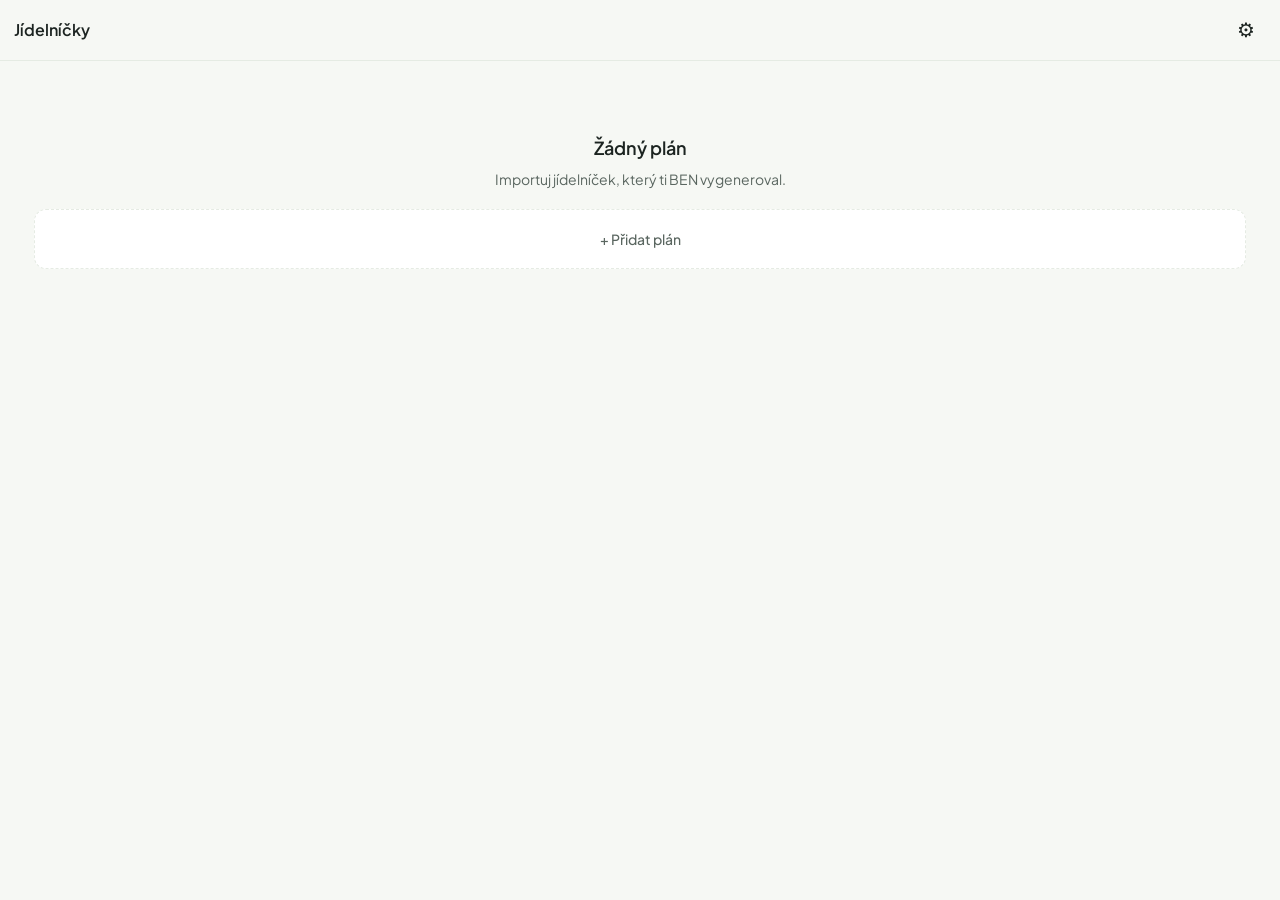
<file: jidelnicek_app.html>
<!DOCTYPE html>
<html lang="cs">
<head>
<meta charset="UTF-8">
<meta name="viewport" content="width=device-width, initial-scale=1, viewport-fit=cover, user-scalable=no">
<title>Jídelníček</title>

<!-- PWA chrome — looks/behaves like a native app once installed -->
<meta name="theme-color" content="#3e9b66">
<meta name="apple-mobile-web-app-capable" content="yes">
<meta name="apple-mobile-web-app-status-bar-style" content="black-translucent">
<meta name="apple-mobile-web-app-title" content="Jídelníček">
<meta name="mobile-web-app-capable" content="yes">
<link rel="apple-touch-icon" href="data:image/svg+xml;utf8,&lt;svg xmlns='http://www.w3.org/2000/svg' viewBox='0 0 512 512'&gt;&lt;rect width='512' height='512' fill='%23f6f8f4' rx='96'/&gt;&lt;text x='256' y='340' font-family='-apple-system,sans-serif' font-size='280' font-weight='600' fill='%233e9b66' text-anchor='middle'&gt;J&lt;/text&gt;&lt;/svg&gt;">
<link rel="icon" href="data:image/svg+xml;utf8,&lt;svg xmlns='http://www.w3.org/2000/svg' viewBox='0 0 512 512'&gt;&lt;rect width='512' height='512' fill='%23f6f8f4' rx='96'/&gt;&lt;text x='256' y='340' font-family='sans-serif' font-size='280' font-weight='600' fill='%233e9b66' text-anchor='middle'&gt;J&lt;/text&gt;&lt;/svg&gt;">

<link rel="preconnect" href="https://fonts.googleapis.com">
<link rel="preconnect" href="https://fonts.gstatic.com" crossorigin>
<link href="https://fonts.googleapis.com/css2?family=Plus+Jakarta+Sans:wght@300;400;500;600;700&display=swap" rel="stylesheet">

<style>
:root {
  --bg: #f6f8f4;
  --bg-card: #ffffff;
  --ink: #1c2421;
  --ink-soft: #5a6660;
  --ink-faint: #97a09a;
  --rule: #e5ebe3;
  --rule-soft: #eef2ec;
  --accent: #3e9b66;
  --accent-warm: #c8924c;
  --c-protein: #4d8cac;
  --c-carbs: #d9a02e;
  --c-fat: #db7e5d;
  --c-over: #c44a4a;
  --c-over-soft: #fae0e0;
  --shadow-card: 0 1px 3px rgba(28,36,33,0.06);
  --shadow-modal: 0 20px 60px rgba(0,0,0,0.25);
}
* { box-sizing: border-box; -webkit-tap-highlight-color: transparent; }
html, body {
  margin: 0; padding: 0;
  font-family: 'Plus Jakarta Sans', -apple-system, BlinkMacSystemFont, sans-serif;
  background: var(--bg);
  color: var(--ink);
  font-size: 15px;
  line-height: 1.45;
  -webkit-font-smoothing: antialiased;
  overscroll-behavior: none;
}
body {
  display: flex; flex-direction: column;
  min-height: 100vh;
  min-height: 100dvh;
  padding-top: env(safe-area-inset-top);
  padding-bottom: env(safe-area-inset-bottom);
}

/* ── App bar ───────────────────────────────── */
.appbar {
  display: flex; align-items: center; gap: 8px;
  padding: 10px 14px;
  background: var(--bg);
  position: sticky; top: 0; z-index: 100;
  border-bottom: 0.5px solid var(--rule);
}
.appbar-title {
  flex: 1;
  font-weight: 600; font-size: 16px;
  line-height: 1.2;
  white-space: nowrap; overflow: hidden; text-overflow: ellipsis;
}
.appbar-btn {
  background: transparent;
  border: none;
  font-size: 20px;
  color: var(--ink);
  padding: 8px;
  border-radius: 999px;
  cursor: pointer;
  min-width: 40px; min-height: 40px;
  display: flex; align-items: center; justify-content: center;
}
.appbar-btn:active { background: var(--rule-soft); }

/* ── Main scroll area ──────────────────────── */
main {
  flex: 1;
  overflow-y: auto;
  padding: 14px;
  padding-bottom: 80px; /* space for day pager */
}

/* ── Plan list view ────────────────────────── */
.plan-list { display: grid; gap: 12px; }
.plan-card {
  background: var(--bg-card);
  border: 1px solid var(--rule);
  border-radius: 12px;
  padding: 16px;
  box-shadow: var(--shadow-card);
  cursor: pointer;
  transition: transform 0.1s ease;
}
.plan-card:active { transform: scale(0.98); }
.plan-card h3 {
  margin: 0 0 4px;
  font-size: 17px; font-weight: 600;
}
.plan-card .plan-meta {
  font-size: 13px; color: var(--ink-soft);
  margin-top: 2px;
}
.plan-card .plan-id {
  font-size: 11px; color: var(--ink-faint);
  margin-top: 6px;
  font-family: ui-monospace, monospace;
}
.plan-card .plan-progress {
  font-size: 11px;
  color: var(--accent);
  margin-top: 6px;
  font-weight: 500;
}
.add-plan-btn {
  background: var(--bg-card);
  border: 1.5px dashed var(--rule);
  border-radius: 12px;
  padding: 20px;
  width: 100%;
  font-size: 14px; font-weight: 500;
  color: var(--ink-soft);
  cursor: pointer;
  font-family: inherit;
}
.add-plan-btn:active { background: var(--rule-soft); }
.empty-state {
  text-align: center;
  padding: 60px 20px;
  color: var(--ink-soft);
}
.empty-state h2 {
  font-size: 18px; font-weight: 600;
  color: var(--ink);
  margin: 0 0 8px;
}
.empty-state p { margin: 0 0 20px; font-size: 14px; }

/* ── Day view ──────────────────────────────── */
.day-note {
  background: #fff4e0;
  color: var(--accent-warm);
  padding: 10px 14px;
  border-radius: 8px;
  font-size: 13px; font-weight: 500;
  margin-bottom: 14px;
}
.slot {
  margin-bottom: 18px;
}
.slot-label {
  font-size: 11px;
  font-weight: 700;
  text-transform: uppercase;
  letter-spacing: 0.08em;
  color: var(--accent);
  margin-bottom: 8px;
  padding-left: 2px;
}
.meal-card {
  background: var(--bg-card);
  border: 1px solid var(--rule);
  border-radius: 12px;
  padding: 14px;
  margin-bottom: 8px;
  box-shadow: var(--shadow-card);
  transition: background 0.15s ease;
}
.meal-card.eaten {
  background: #f0f6f1;
  border-color: #cfe0d4;
}
.meal-card.eaten .meal-name {
  color: var(--ink-soft);
}
.meal-card.placeholder {
  background: #fff8ec;
  border-style: dashed;
  border-color: #f0d8a8;
}
.meal-person {
  display: inline-block;
  font-size: 10px; font-weight: 700;
  letter-spacing: 0.08em;
  color: var(--accent);
  padding: 2px 7px;
  border: 1px solid var(--accent);
  border-radius: 999px;
  margin-bottom: 6px;
  text-transform: uppercase;
}
.meal-name {
  font-size: 14px;
  font-weight: 500;
  line-height: 1.4;
  margin-bottom: 4px;
}
.meal-note {
  font-size: 11px;
  color: var(--ink-faint);
  margin-bottom: 6px;
}
.meal-macros {
  font-size: 12px;
  color: var(--ink-soft);
  font-variant-numeric: tabular-nums;
  margin-bottom: 10px;
}
.meal-macros strong { color: var(--ink); font-weight: 700; }
.meal-actions {
  display: flex; gap: 6px;
  flex-wrap: wrap;
}
.meal-actions button {
  background: transparent;
  border: 1px solid var(--rule);
  color: var(--ink-soft);
  font-family: inherit;
  font-size: 12px; font-weight: 500;
  padding: 6px 10px;
  border-radius: 999px;
  cursor: pointer;
  min-height: 32px;
}
.meal-actions button:active { background: var(--rule-soft); }
.meal-actions button.eaten-btn.is-eaten {
  background: var(--accent);
  color: white;
  border-color: var(--accent);
}

/* Day totals card */
.day-totals {
  background: var(--bg-card);
  border: 1px solid var(--rule);
  border-radius: 12px;
  padding: 14px;
  margin-top: 16px;
  box-shadow: var(--shadow-card);
}
.day-totals-person {
  margin-bottom: 12px;
}
.day-totals-person:last-child { margin-bottom: 0; }
.day-totals-name {
  font-size: 11px; font-weight: 700;
  text-transform: uppercase;
  letter-spacing: 0.08em;
  color: var(--ink-soft);
  margin-bottom: 6px;
}
.metric-row {
  display: flex; align-items: center; gap: 8px;
  margin-bottom: 4px;
  font-size: 12px;
  font-variant-numeric: tabular-nums;
}
.metric-label { width: 70px; color: var(--ink-soft); }
.metric-bar {
  flex: 1; height: 6px;
  background: var(--rule-soft);
  border-radius: 999px;
  overflow: hidden;
  position: relative;
}
.metric-fill {
  position: absolute;
  top: 0; left: 0;
  height: 100%;
  background: var(--accent);
  border-radius: 999px;
  transition: width 0.3s ease;
}
.metric-fill.over { background: var(--c-over); }
.metric-fill.kcal { background: var(--ink); }
.metric-fill.p { background: var(--c-protein); }
.metric-fill.c { background: var(--c-carbs); }
.metric-fill.f { background: var(--c-fat); }
.metric-value {
  width: 75px; text-align: right;
  color: var(--ink);
  font-weight: 500;
}
.metric-value.over { color: var(--c-over); font-weight: 700; }

/* ── Person filter bar ──────────────────────── */
.person-filter {
  display: flex; gap: 6px;
  padding: 10px 14px 8px;
  background: var(--bg-card);
  border-bottom: 0.5px solid var(--rule);
  position: sticky; top: 48px; z-index: 10;
}
.pf-btn {
  flex: 1; padding: 7px 0;
  font-family: inherit; font-size: 13px; font-weight: 500;
  border: 1px solid var(--rule);
  border-radius: 8px;
  background: transparent; color: var(--ink-soft);
  cursor: pointer;
}
.pf-btn.active {
  background: var(--accent);
  border-color: var(--accent);
  color: #fff;
}

/* ── GitHub sync list ───────────────────────── */
.sync-plan-item {
  display: flex; align-items: center; gap: 10px;
  padding: 8px 0;
  border-bottom: 0.5px solid var(--rule);
  font-size: 13px;
}
.sync-plan-item:last-child { border-bottom: none; }
.sync-plan-item .sync-info { flex: 1; min-width: 0; }
.sync-plan-item .sync-info strong { display: block; }
.sync-plan-item .sync-info small { color: var(--ink-soft); }
.sync-import-btn {
  font-family: inherit; font-size: 12px; font-weight: 500;
  padding: 6px 12px; border-radius: 999px;
  border: none; background: var(--accent); color: #fff;
  cursor: pointer; white-space: nowrap;
}
.sync-import-btn:disabled { opacity: 0.4; }
.sync-list-hidden { display: none; margin-bottom: 14px; }
.sync-list-visible { display: block; margin-bottom: 14px; }
.modal-sync-btn {
  display: block; width: 100%; margin-bottom: 14px;
  font-family: inherit; font-size: 13px; font-weight: 500;
  padding: 10px; border-radius: 8px;
  border: 1px solid var(--accent); background: transparent;
  color: var(--accent); cursor: pointer;
}
.modal-sync-btn:disabled { opacity: 0.4; }

/* ── Day pager (fixed bottom) ──────────────── */
.day-pager {
  position: fixed;
  bottom: 0; left: 0; right: 0;
  background: var(--bg-card);
  border-top: 0.5px solid var(--rule);
  padding: 10px 14px;
  padding-bottom: calc(10px + env(safe-area-inset-bottom));
  display: flex; align-items: center; gap: 10px;
  z-index: 90;
  box-shadow: 0 -4px 20px rgba(0,0,0,0.04);
}
.day-pager.hidden { display: none; }
.day-pager-btn {
  background: transparent;
  border: 1px solid var(--rule);
  border-radius: 999px;
  width: 40px; height: 40px;
  font-size: 18px;
  color: var(--ink);
  cursor: pointer;
  display: flex; align-items: center; justify-content: center;
}
.day-pager-btn:disabled { opacity: 0.3; }
.day-pager-info {
  flex: 1;
  text-align: center;
  font-size: 14px; font-weight: 600;
}
.day-pager-info .day-counter {
  display: block;
  font-size: 10px; font-weight: 500;
  color: var(--ink-faint);
  text-transform: uppercase;
  letter-spacing: 0.08em;
  margin-bottom: 2px;
}

/* ── Modals ────────────────────────────────── */
.modal-backdrop {
  position: fixed; inset: 0;
  background: rgba(28,36,33,0.5);
  z-index: 1000;
  display: flex; align-items: flex-end;
  backdrop-filter: blur(2px);
}
.modal-backdrop.hidden { display: none; }
.modal {
  background: var(--bg-card);
  width: 100%;
  border-radius: 18px 18px 0 0;
  padding: 22px 18px;
  padding-bottom: calc(22px + env(safe-area-inset-bottom));
  max-height: 90vh;
  max-height: 90dvh;
  overflow-y: auto;
  animation: slideUp 0.25s ease-out;
}
@keyframes slideUp { from { transform: translateY(100%); } to { transform: translateY(0); } }
.modal h3 {
  margin: 0 0 4px;
  font-size: 18px; font-weight: 600;
}
.modal-sub {
  font-size: 13px;
  color: var(--ink-soft);
  margin: 0 0 18px;
  line-height: 1.5;
}
.modal label {
  display: block;
  font-size: 11px; font-weight: 600;
  text-transform: uppercase;
  letter-spacing: 0.06em;
  color: var(--ink-soft);
  margin-bottom: 5px;
  margin-top: 14px;
}
.modal input, .modal select, .modal textarea {
  width: 100%;
  padding: 11px 13px;
  border: 1px solid var(--rule);
  border-radius: 10px;
  font-family: inherit;
  font-size: 15px; /* prevent iOS zoom on focus */
  color: var(--ink);
  background: var(--bg);
  resize: vertical;
}
.modal input:focus, .modal select:focus, .modal textarea:focus {
  outline: 2px solid var(--accent);
  outline-offset: -1px;
  border-color: var(--accent);
}
.modal textarea { min-height: 110px; }
.modal-hint {
  font-size: 11px; color: var(--ink-faint);
  margin-top: 6px; line-height: 1.4;
}
.modal-actions {
  display: flex; gap: 8px;
  justify-content: flex-end;
  margin-top: 20px;
  flex-wrap: wrap;
}
.modal-actions button {
  font-family: inherit;
  font-size: 13px; font-weight: 500;
  padding: 11px 18px;
  border-radius: 999px;
  border: 1px solid var(--rule);
  background: transparent;
  color: var(--ink-soft);
  cursor: pointer;
  min-height: 40px;
}
.modal-actions button.primary {
  background: var(--accent);
  border-color: var(--accent);
  color: white;
}
.modal-actions button:disabled { opacity: 0.4; }

/* Photo modal specifics */
.photo-preview {
  width: 100%;
  max-height: 240px;
  object-fit: contain;
  border-radius: 10px;
  background: var(--bg);
  margin-bottom: 12px;
}
.photo-status {
  display: flex; align-items: center; gap: 10px;
  padding: 12px;
  background: var(--bg);
  border-radius: 10px;
  font-size: 13px;
  color: var(--ink-soft);
  margin-bottom: 12px;
}
.photo-status.error {
  color: var(--c-over);
  background: var(--c-over-soft);
}
.spinner {
  width: 18px; height: 18px;
  border: 2px solid var(--rule);
  border-top-color: var(--accent);
  border-radius: 50%;
  animation: spin 0.8s linear infinite;
}
@keyframes spin { to { transform: rotate(360deg); } }
.photo-result {
  border: 1px solid var(--rule);
  border-radius: 10px;
  padding: 14px;
  background: var(--bg);
  margin-bottom: 14px;
}
.photo-result-conf {
  display: inline-block;
  font-size: 10px;
  text-transform: uppercase;
  letter-spacing: 0.08em;
  font-weight: 700;
  padding: 3px 8px;
  border-radius: 999px;
  margin-bottom: 8px;
}
.photo-result-conf.low { background: var(--c-over-soft); color: var(--c-over); }
.photo-result-conf.medium { background: #fff4e0; color: var(--accent-warm); }
.photo-result-conf.high { background: #e0f0e7; color: var(--accent); }

/* Chat modal specifics */
.chat-context {
  background: var(--bg);
  border-radius: 10px;
  padding: 10px 12px;
  font-size: 12px;
  color: var(--ink-soft);
  margin-bottom: 12px;
  border-left: 3px solid var(--accent);
}
.chat-context strong { color: var(--ink); }
.chat-history {
  max-height: 50vh;
  overflow-y: auto;
  margin-bottom: 12px;
}
.chat-msg {
  margin-bottom: 10px;
  padding: 10px 12px;
  border-radius: 12px;
  font-size: 14px;
  line-height: 1.4;
  white-space: pre-wrap;
}
.chat-msg.user {
  background: var(--accent);
  color: white;
  margin-left: 20%;
}
.chat-msg.assistant {
  background: var(--rule-soft);
  color: var(--ink);
  margin-right: 20%;
}
.chat-msg.error {
  background: var(--c-over-soft);
  color: var(--c-over);
}
.chat-input-row {
  display: flex; gap: 8px;
}
.chat-input-row textarea {
  flex: 1;
  min-height: 44px;
  max-height: 120px;
  font-size: 15px;
  padding: 11px 13px;
}
.chat-send-btn {
  background: var(--accent);
  color: white;
  border: none;
  border-radius: 999px;
  width: 44px; height: 44px;
  font-size: 18px;
  cursor: pointer;
  flex-shrink: 0;
}
.chat-send-btn:disabled { opacity: 0.4; }

/* Action sheet style for "Foto pokrmu" picker */
.action-sheet button {
  display: block;
  width: 100%;
  padding: 16px;
  text-align: center;
  background: var(--bg);
  border: 1px solid var(--rule);
  border-radius: 12px;
  margin-bottom: 8px;
  font-family: inherit;
  font-size: 15px;
  font-weight: 500;
  color: var(--ink);
  cursor: pointer;
}
.action-sheet button:active { background: var(--rule-soft); }
</style>
</head>
<body>

<header class="appbar">
  <button class="appbar-btn" id="back-btn" style="display:none">←</button>
  <div class="appbar-title" id="appbar-title">Jídelníčky</div>
  <button class="appbar-btn" id="settings-btn" title="Nastavení">⚙</button>
</header>

<main id="main"></main>

<nav class="day-pager hidden" id="day-pager">
  <button class="day-pager-btn" id="prev-day">←</button>
  <div class="day-pager-info">
    <span class="day-counter" id="day-counter"></span>
    <span id="day-label"></span>
  </div>
  <button class="day-pager-btn" id="next-day">→</button>
</nav>

<!-- Hidden file inputs: separate for gallery and camera -->
<input type="file" id="gallery-input" accept="image/*" hidden>
<input type="file" id="camera-input" accept="image/*" capture="environment" hidden>

<!-- Settings modal -->
<div class="modal-backdrop hidden" id="settings-modal">
  <div class="modal">
    <h3>Nastavení</h3>
    <p class="modal-sub">Claude API klíč pro analýzu fotek a chat.</p>
    <label for="settings-key">API klíč</label>
    <input type="password" id="settings-key" placeholder="sk-ant-api03-..." autocomplete="off" spellcheck="false">
    <p class="modal-hint">Klíč se ukládá pouze ve tvém prohlížeči (localStorage). Posílá se výhradně na <code>api.anthropic.com</code>.</p>
    <label for="settings-model">Model</label>
    <select id="settings-model">
      <option value="claude-sonnet-4-5">claude-sonnet-4-5 (doporučeno)</option>
      <option value="claude-opus-4-5">claude-opus-4-5 (přesnější, dražší)</option>
      <option value="claude-haiku-4-5">claude-haiku-4-5 (rychlejší, levnější)</option>
    </select>
    <div class="modal-actions">
      <button data-close="settings-modal">Zavřít</button>
      <button id="settings-save" class="primary">Uložit</button>
    </div>
  </div>
</div>

<!-- Add plan modal -->
<div class="modal-backdrop hidden" id="addplan-modal">
  <div class="modal">
    <h3>Přidat plán</h3>
    <button type="button" class="modal-sync-btn" id="addplan-sync">↓ Sync z GitHubu</button>
    <div id="addplan-sync-list" class="sync-list-hidden"></div>
    <p class="modal-sub">Nebo vlož JSON ručně. <a href="#" id="addplan-help" style="color:var(--accent)">Jak ho získat?</a></p>
    <label for="addplan-json">JSON plánu</label>
    <textarea id="addplan-json" placeholder='{"id":"2026-W19", "plan_title":"Jídelníček", ...}'></textarea>
    <div id="addplan-err" style="display:none;color:var(--c-over);font-size:12px;margin-top:8px"></div>
    <div class="modal-actions">
      <button data-close="addplan-modal">Zrušit</button>
      <button id="addplan-import" class="primary">Importovat</button>
    </div>
  </div>
</div>

<!-- Photo source picker (action sheet) -->
<div class="modal-backdrop hidden" id="photosrc-modal">
  <div class="modal action-sheet">
    <h3>Foto pokrmu</h3>
    <p class="modal-sub">Odkud chceš fotku?</p>
    <button id="photosrc-camera">📷 Vyfotit</button>
    <button id="photosrc-gallery">🖼 Z galerie</button>
    <div class="modal-actions">
      <button data-close="photosrc-modal">Zrušit</button>
    </div>
  </div>
</div>

<!-- Photo analysis result modal -->
<div class="modal-backdrop hidden" id="photo-modal">
  <div class="modal">
    <h3>Analýza fotky</h3>
    <img id="photo-preview" class="photo-preview" alt="" style="display:none">
    <div id="photo-status" class="photo-status" style="display:none"></div>
    <div id="photo-result-wrap" style="display:none">
      <div class="photo-result">
        <div class="photo-result-conf" id="photo-conf">—</div>
        <div style="font-size:15px;font-weight:500;line-height:1.4;margin-bottom:8px" id="photo-name">—</div>
        <div style="font-size:13px;color:var(--ink-soft);font-variant-numeric:tabular-nums" id="photo-macros">—</div>
        <div style="font-size:11px;color:var(--ink-faint);margin-top:8px" id="photo-notes"></div>
      </div>
      <p class="modal-sub" id="photo-target-hint" style="margin:0">Použít jako pokrm v plánu?</p>
    </div>
    <div class="modal-actions">
      <button data-close="photo-modal">Zavřít</button>
      <button id="photo-apply" class="primary" disabled>Použít jako pokrm</button>
    </div>
  </div>
</div>

<!-- Chat modal (per-meal Q&A) -->
<div class="modal-backdrop hidden" id="chat-modal">
  <div class="modal">
    <h3>Otázka k pokrmu</h3>
    <div class="chat-context" id="chat-context"></div>
    <div class="chat-history" id="chat-history"></div>
    <div class="chat-input-row">
      <textarea id="chat-input" placeholder="Napiš dotaz (např. 'co když sním půlku rýže?')" rows="1"></textarea>
      <button class="chat-send-btn" id="chat-send" title="Odeslat">↑</button>
    </div>
    <div class="modal-actions">
      <button data-close="chat-modal">Zavřít</button>
    </div>
  </div>
</div>

<script>
// ════════════════════════════════════════════════════════════
//  STATE & PERSISTENCE
// ════════════════════════════════════════════════════════════
const KEY_PLANS = 'app_plans_v1';           // {planId: planJson}
const KEY_CURRENT = 'app_current_plan_v1';  // planId
const KEY_DAY = 'app_current_day_v1';       // dayIdx (int)
const KEY_ATE = 'app_ate_meals_v1';         // {planId:dayIdx:slot:person: true}
const KEY_CHAT = 'app_chats_v1';            // {planId:dayIdx:slot:person: [{role,content}]}
const KEY_API = 'claude_api_key';
const KEY_MODEL = 'claude_model';
const DEFAULT_MODEL = 'claude-sonnet-4-5';

const STATE = {
  plans: {},
  currentPlanId: null,
  currentDayIdx: 0,
  view: 'planList',          // 'planList' | 'planDetail'
  personFilter: 'both',      // 'both' | 'jakub' | 'partnerka'
  ate: {},
  chats: {},
  // current photo context (which meal slot to apply to)
  photoTarget: null,         // {planId, dayIdx, slot, personKey, mode: 'replace'|'newOrphan'}
  chatTarget: null,          // {planId, dayIdx, slot, personKey, meal}
  lastPhotoResult: null,
};

function loadState() {
  try { STATE.plans = JSON.parse(localStorage.getItem(KEY_PLANS) || '{}'); } catch(_) {}
  STATE.currentPlanId = localStorage.getItem(KEY_CURRENT);
  const dayIdx = parseInt(localStorage.getItem(KEY_DAY) || '0', 10);
  STATE.currentDayIdx = isNaN(dayIdx) ? 0 : dayIdx;
  try { STATE.ate = JSON.parse(localStorage.getItem(KEY_ATE) || '{}'); } catch(_) {}
  try { STATE.chats = JSON.parse(localStorage.getItem(KEY_CHAT) || '{}'); } catch(_) {}

  if (STATE.currentPlanId && STATE.plans[STATE.currentPlanId]) {
    STATE.view = 'planDetail';
    const plan = STATE.plans[STATE.currentPlanId];
    if (STATE.currentDayIdx >= plan.days.length) STATE.currentDayIdx = 0;
  } else {
    STATE.view = 'planList';
    STATE.currentPlanId = null;
  }
}
function persistPlans() { localStorage.setItem(KEY_PLANS, JSON.stringify(STATE.plans)); }
function persistCurrent() {
  if (STATE.currentPlanId) localStorage.setItem(KEY_CURRENT, STATE.currentPlanId);
  else localStorage.removeItem(KEY_CURRENT);
  localStorage.setItem(KEY_DAY, String(STATE.currentDayIdx));
}
function persistAte() { localStorage.setItem(KEY_ATE, JSON.stringify(STATE.ate)); }
function persistChats() { localStorage.setItem(KEY_CHAT, JSON.stringify(STATE.chats)); }

function getApiKey() { return localStorage.getItem(KEY_API) || ''; }
function getModel() { return localStorage.getItem(KEY_MODEL) || DEFAULT_MODEL; }

// ════════════════════════════════════════════════════════════
//  UTILS
// ════════════════════════════════════════════════════════════
function czechDayPlural(n) {
  if (n === 1) return 'den';
  if (n >= 2 && n <= 4) return 'dny';
  return 'dní';
}
function mealKey(planId, dayIdx, slot, personKey) {
  return `${planId}:${dayIdx}:${slot}:${personKey}`;
}
function escapeHtml(s) {
  return String(s == null ? '' : s).replace(/[&<>"']/g, c =>
    ({'&':'&amp;','<':'&lt;','>':'&gt;','"':'&quot;',"'":'&#39;'}[c]));
}
function activeMetricsFor(plan) {
  const all = [
    {key:'kcal', label:'kcal',      labelShort:'kcal'},
    {key:'p',    label:'bílkoviny', labelShort:'B'},
    {key:'c',    label:'sacharidy', labelShort:'S'},
    {key:'f',    label:'tuky',      labelShort:'T'},
    {key:'fiber',label:'vláknina',  labelShort:'V'},
  ];
  return all.filter(m => {
    for (const pk of ['jakub','partnerka']) {
      const t = plan.persons[pk] && plan.persons[pk].targets || {};
      if (typeof t[m.key] === 'number' && t[m.key] > 0) return true;
    }
    return false;
  });
}
function computeDayTotals(plan, day) {
  const out = { jakub:{kcal:0,p:0,c:0,f:0,fiber:0}, partnerka:{kcal:0,p:0,c:0,f:0,fiber:0} };
  for (const slotKey of plan.slots) {
    const slot = day.meals[slotKey] || {};
    if (slot.shared) {
      for (const pk of ['jakub','partnerka']) {
        const m = slot.shared['macros_'+pk] || {};
        for (const k of Object.keys(out[pk])) if (typeof m[k] === 'number') out[pk][k] += m[k];
      }
    } else {
      for (const pk of ['jakub','partnerka']) {
        const meal = slot[pk];
        if (!meal || !meal.macros) continue;
        for (const k of Object.keys(out[pk])) if (typeof meal.macros[k] === 'number') out[pk][k] += meal.macros[k];
      }
    }
  }
  return out;
}
function planProgress(planId) {
  const plan = STATE.plans[planId];
  if (!plan) return null;
  let total = 0, eaten = 0;
  plan.days.forEach((day, dayIdx) => {
    for (const slotKey of plan.slots) {
      const slot = day.meals[slotKey] || {};
      if (slot.shared) {
        // count as 2 (one per person)
        for (const pk of ['jakub','partnerka']) {
          total++;
          if (STATE.ate[mealKey(planId, dayIdx, slotKey, pk)]) eaten++;
        }
      } else {
        for (const pk of ['jakub','partnerka']) {
          if (slot[pk]) {
            total++;
            if (STATE.ate[mealKey(planId, dayIdx, slotKey, pk)]) eaten++;
          }
        }
      }
    }
  });
  return { total, eaten };
}

// ════════════════════════════════════════════════════════════
//  RENDERING
// ════════════════════════════════════════════════════════════
function render() {
  updateAppbar();
  if (STATE.view === 'planList') renderPlanList();
  else if (STATE.view === 'planDetail') renderPlanDetail();
  updateDayPager();
}
function updateAppbar() {
  const back = document.getElementById('back-btn');
  const title = document.getElementById('appbar-title');
  if (STATE.view === 'planList') {
    back.style.display = 'none';
    title.textContent = 'Jídelníčky';
  } else if (STATE.view === 'planDetail') {
    back.style.display = '';
    const plan = STATE.plans[STATE.currentPlanId];
    title.textContent = plan ? (plan.plan_title || 'Jídelníček') : '—';
  }
}

function renderPlanList() {
  const main = document.getElementById('main');
  const ids = Object.keys(STATE.plans);
  if (ids.length === 0) {
    main.innerHTML = `
      <div class="empty-state">
        <h2>Žádný plán</h2>
        <p>Importuj jídelníček, který ti BEN vygeneroval.</p>
        <button class="add-plan-btn" id="empty-add">+ Přidat plán</button>
      </div>`;
    document.getElementById('empty-add').addEventListener('click', () => openModal('addplan-modal'));
    return;
  }
  let html = '<div class="plan-list">';
  for (const id of ids) {
    const p = STATE.plans[id];
    const progress = planProgress(id);
    const pct = progress.total > 0 ? Math.round(100 * progress.eaten / progress.total) : 0;
    html += `<div class="plan-card" data-plan-id="${escapeHtml(id)}">
      <h3>${escapeHtml(p.plan_title || 'Jídelníček')}</h3>
      <div class="plan-meta">${escapeHtml(p.date_range || '')}${p.date_range ? ' · ' : ''}${p.days.length} ${czechDayPlural(p.days.length)}</div>
      <div class="plan-meta">${escapeHtml(p.persons.jakub.name)} &amp; ${escapeHtml(p.persons.partnerka.name)}</div>
      <div class="plan-progress">${progress.eaten}/${progress.total} pokrmů snědeno · ${pct}%</div>
      <div class="plan-id">${escapeHtml(id)}</div>
    </div>`;
  }
  html += `<button class="add-plan-btn" id="list-add">+ Přidat plán</button></div>`;
  main.innerHTML = html;
  document.querySelectorAll('.plan-card').forEach(card => {
    card.addEventListener('click', () => openPlan(card.dataset.planId));
    let pressTimer;
    card.addEventListener('pointerdown', () => {
      pressTimer = setTimeout(() => {
        if (confirm('Smazat tento plán?')) {
          delete STATE.plans[card.dataset.planId];
          persistPlans();
          render();
        }
      }, 800);
    });
    card.addEventListener('pointerup', () => clearTimeout(pressTimer));
    card.addEventListener('pointerleave', () => clearTimeout(pressTimer));
  });
  document.getElementById('list-add').addEventListener('click', () => openModal('addplan-modal'));
}

function openPlan(planId) {
  STATE.currentPlanId = planId;
  STATE.currentDayIdx = 0;
  STATE.view = 'planDetail';
  persistCurrent();
  render();
  window.scrollTo(0, 0);
}

function renderPlanDetail() {
  const plan = STATE.plans[STATE.currentPlanId];
  if (!plan) { STATE.view = 'planList'; render(); return; }
  const day = plan.days[STATE.currentDayIdx];
  const main = document.getElementById('main');
  const pf = STATE.personFilter;
  const persons = pf === 'both' ? ['jakub','partnerka'] : [pf];
  const kName = escapeHtml(plan.persons.jakub.name);
  const pName = escapeHtml(plan.persons.partnerka.name);

  let html = `<div class="person-filter">
    <button class="pf-btn${pf === 'both' ? ' active' : ''}" data-pf="both">Oba</button>
    <button class="pf-btn${pf === 'jakub' ? ' active' : ''}" data-pf="jakub">${kName}</button>
    <button class="pf-btn${pf === 'partnerka' ? ' active' : ''}" data-pf="partnerka">${pName}</button>
  </div>`;
  if (day.note) html += `<div class="day-note">${escapeHtml(day.note)}</div>`;

  for (const slotKey of plan.slots) {
    const slot = day.meals[slotKey] || {};
    const label = (plan.slot_labels && plan.slot_labels[slotKey]) || slotKey;
    html += `<div class="slot"><div class="slot-label">${escapeHtml(label)}</div>`;

    if (slot.shared) {
      for (const pk of persons) {
        const macros = slot.shared['macros_'+pk] || {};
        html += renderMealCard(plan, slotKey, pk, {
          name: slot.shared.name,
          note: slot.shared.note,
          macros: macros,
          type: slot.shared.type,
          _shared: true,
        });
      }
    } else {
      for (const pk of persons) {
        const meal = slot[pk];
        if (!meal) continue;
        html += renderMealCard(plan, slotKey, pk, meal);
      }
    }
    html += `</div>`;
  }

  // Day totals — only for visible persons
  const totals = computeDayTotals(plan, day);
  const metrics = activeMetricsFor(plan);
  html += `<div class="day-totals">`;
  for (const pk of persons) {
    const t = totals[pk];
    const targets = plan.persons[pk].targets;
    html += `<div class="day-totals-person">
      <div class="day-totals-name">${escapeHtml(plan.persons[pk].name)}</div>`;
    for (const m of metrics) {
      const v = Math.round(t[m.key] || 0);
      const tg = targets[m.key] || 0;
      const ratio = tg ? Math.min(v / tg, 1.25) : 0;
      const pct = ratio * 80;  // 80% bar width = at target
      const over = tg && v > tg * 1.05;
      html += `<div class="metric-row">
        <span class="metric-label">${escapeHtml(m.label)}</span>
        <span class="metric-bar"><span class="metric-fill ${m.key} ${over ? 'over' : ''}" style="width:${pct.toFixed(1)}%"></span></span>
        <span class="metric-value ${over ? 'over' : ''}">${v}${tg ? ' / ' + tg : ''}${m.key === 'kcal' ? '' : ' g'}</span>
      </div>`;
    }
    html += `</div>`;
  }
  html += `</div>`;

  main.innerHTML = html;

  main.querySelectorAll('.pf-btn').forEach(btn => {
    btn.addEventListener('click', () => {
      STATE.personFilter = btn.dataset.pf;
      render();
    });
  });

  attachMealHandlers();
}

function renderMealCard(plan, slotKey, personKey, meal) {
  const key = mealKey(STATE.currentPlanId, STATE.currentDayIdx, slotKey, personKey);
  const isEaten = !!STATE.ate[key];
  const isPlaceholder = meal.type === 'placeholder';
  const person = plan.persons[personKey];
  const m = meal.macros || {};
  const metricsLine = [
    m.kcal != null ? `<strong>${m.kcal}</strong> kcal` : '',
    m.p != null ? `<strong>${m.p}</strong> B` : '',
    m.c != null ? `<strong>${m.c}</strong> S` : '',
    m.f != null ? `<strong>${m.f}</strong> T` : '',
  ].filter(Boolean).join(' · ');

  return `<div class="meal-card${isEaten ? ' eaten' : ''}${isPlaceholder ? ' placeholder' : ''}" data-key="${key}">
    <span class="meal-person">${escapeHtml(person.name)}</span>
    <div class="meal-name">${escapeHtml(meal.name)}</div>
    ${meal.note ? `<div class="meal-note">${escapeHtml(meal.note)}</div>` : ''}
    <div class="meal-macros">${metricsLine}</div>
    <div class="meal-actions">
      <button class="eaten-btn${isEaten ? ' is-eaten' : ''}" data-act="eat" data-key="${key}">${isEaten ? '✓ Snědeno' : 'Snědeno'}</button>
      <button data-act="photo" data-slot="${slotKey}" data-person="${personKey}">📷 Foto</button>
      <button data-act="chat" data-slot="${slotKey}" data-person="${personKey}">💬 Otázka</button>
    </div>
  </div>`;
}

function attachMealHandlers() {
  document.querySelectorAll('[data-act="eat"]').forEach(btn => {
    btn.addEventListener('click', () => {
      const key = btn.dataset.key;
      if (STATE.ate[key]) delete STATE.ate[key];
      else STATE.ate[key] = true;
      persistAte();
      render();
    });
  });
  document.querySelectorAll('[data-act="photo"]').forEach(btn => {
    btn.addEventListener('click', () => {
      STATE.photoTarget = {
        planId: STATE.currentPlanId,
        dayIdx: STATE.currentDayIdx,
        slot: btn.dataset.slot,
        personKey: btn.dataset.person,
        mode: 'replace',
      };
      openPhotoSource();
    });
  });
  document.querySelectorAll('[data-act="chat"]').forEach(btn => {
    btn.addEventListener('click', () => {
      const slot = btn.dataset.slot;
      const pk = btn.dataset.person;
      const plan = STATE.plans[STATE.currentPlanId];
      const day = plan.days[STATE.currentDayIdx];
      const slotData = day.meals[slot] || {};
      const meal = slotData.shared
        ? { name: slotData.shared.name, macros: slotData.shared['macros_'+pk] }
        : slotData[pk];
      if (!meal) return;
      openChat({ planId: STATE.currentPlanId, dayIdx: STATE.currentDayIdx, slot, personKey: pk, meal });
    });
  });
}

function updateDayPager() {
  const pager = document.getElementById('day-pager');
  if (STATE.view !== 'planDetail') {
    pager.classList.add('hidden');
    return;
  }
  const plan = STATE.plans[STATE.currentPlanId];
  if (!plan) { pager.classList.add('hidden'); return; }
  pager.classList.remove('hidden');
  const day = plan.days[STATE.currentDayIdx];
  document.getElementById('day-counter').textContent = `Den ${STATE.currentDayIdx + 1} / ${plan.days.length}`;
  document.getElementById('day-label').textContent = `${day.name}${day.date ? ' ' + day.date : ''}`;
  document.getElementById('prev-day').disabled = STATE.currentDayIdx === 0;
  document.getElementById('next-day').disabled = STATE.currentDayIdx >= plan.days.length - 1;
}

// ════════════════════════════════════════════════════════════
//  MODAL HELPERS
// ════════════════════════════════════════════════════════════
function openModal(id) { document.getElementById(id).classList.remove('hidden'); }
function closeModal(id) { document.getElementById(id).classList.add('hidden'); }
document.querySelectorAll('[data-close]').forEach(btn => {
  btn.addEventListener('click', () => closeModal(btn.dataset.close));
});
document.querySelectorAll('.modal-backdrop').forEach(bd => {
  bd.addEventListener('click', e => { if (e.target === bd) bd.classList.add('hidden'); });
});

// ════════════════════════════════════════════════════════════
//  SETTINGS
// ════════════════════════════════════════════════════════════
document.getElementById('settings-btn').addEventListener('click', () => {
  document.getElementById('settings-key').value = getApiKey();
  document.getElementById('settings-model').value = getModel();
  openModal('settings-modal');
});
document.getElementById('settings-save').addEventListener('click', () => {
  const k = document.getElementById('settings-key').value.trim();
  const m = document.getElementById('settings-model').value;
  if (k) localStorage.setItem(KEY_API, k); else localStorage.removeItem(KEY_API);
  localStorage.setItem(KEY_MODEL, m);
  closeModal('settings-modal');
});

// ════════════════════════════════════════════════════════════
//  ADD PLAN
// ════════════════════════════════════════════════════════════
document.getElementById('addplan-help').addEventListener('click', e => {
  e.preventDefault();
  alert('1. V počítači otevři jídelníček generovaný BEN-em\n2. Stiskni „Stáhnout" → uloží JSON\n3. Otevři JSON v textovém editoru, zkopíruj celý obsah\n4. Vlož sem.\n\nNebo použij „Sync z GitHubu" — plány se načtou automaticky.');
});

const GITHUB_INDEX = 'https://raw.githubusercontent.com/dpuenergy/jidelnicek/main/shared/index.json';
const GITHUB_RAW_BASE = 'https://raw.githubusercontent.com/dpuenergy/jidelnicek/main/';

document.getElementById('addplan-sync').addEventListener('click', async function() {
  const btn = this;
  const listEl = document.getElementById('addplan-sync-list');
  btn.disabled = true;
  btn.textContent = 'Načítám...';
  listEl.className = 'sync-list-hidden';
  try {
    const res = await fetch(GITHUB_INDEX);
    if (!res.ok) throw new Error(`HTTP ${res.status}`);
    const index = await res.json();
    const available = (index.plans || []).filter(p => !STATE.plans[p.id]);
    if (available.length === 0) {
      listEl.innerHTML = '<p style="color:var(--ink-soft);font-size:13px;margin:0">Všechny plány jsou již importovány.</p>';
    } else {
      listEl.innerHTML = available.map(p => `
        <div class="sync-plan-item">
          <div class="sync-info">
            <strong>${escapeHtml(p.title || p.id)}</strong>
            <small>${escapeHtml(p.date_range || '')}</small>
          </div>
          <button type="button" class="sync-import-btn" data-file="${escapeHtml(p.file)}">Importovat</button>
        </div>`).join('');
      listEl.querySelectorAll('.sync-import-btn').forEach(b => {
        b.addEventListener('click', async function() {
          this.disabled = true; this.textContent = 'Načítám...';
          try {
            const planRes = await fetch(GITHUB_RAW_BASE + this.dataset.file);
            if (!planRes.ok) throw new Error(`HTTP ${planRes.status}`);
            const plan = await planRes.json();
            STATE.plans[plan.id] = plan;
            persistPlans();
            closeModal('addplan-modal');
            openPlan(plan.id);
          } catch(e) { this.textContent = 'Chyba'; this.disabled = false; }
        });
      });
    }
    listEl.className = 'sync-list-visible';
  } catch(e) {
    listEl.innerHTML = `<p style="color:var(--c-over);font-size:12px;margin:0">Chyba: ${escapeHtml(e.message)}</p>`;
    listEl.className = 'sync-list-visible';
  }
  btn.disabled = false;
  btn.textContent = '↓ Sync z GitHubu';
});
document.getElementById('addplan-import').addEventListener('click', () => {
  const txt = document.getElementById('addplan-json').value.trim();
  const errEl = document.getElementById('addplan-err');
  errEl.style.display = 'none';
  if (!txt) { errEl.textContent = 'Vlož JSON plánu.'; errEl.style.display = 'block'; return; }
  let plan;
  try { plan = JSON.parse(txt); }
  catch(e) { errEl.textContent = 'Neplatný JSON: ' + e.message; errEl.style.display = 'block'; return; }
  // Sanity-check the schema
  if (!plan.id || !plan.persons || !plan.slots || !plan.days || !Array.isArray(plan.days)) {
    errEl.textContent = 'Chybí povinná pole (id, persons, slots, days).';
    errEl.style.display = 'block';
    return;
  }
  STATE.plans[plan.id] = plan;
  persistPlans();
  closeModal('addplan-modal');
  document.getElementById('addplan-json').value = '';
  // Auto-open the just-imported plan
  openPlan(plan.id);
});

// ════════════════════════════════════════════════════════════
//  BACK NAVIGATION
// ════════════════════════════════════════════════════════════
document.getElementById('back-btn').addEventListener('click', () => {
  if (STATE.view === 'planDetail') {
    STATE.view = 'planList';
    STATE.currentPlanId = null;
    persistCurrent();
    render();
  }
});

// ════════════════════════════════════════════════════════════
//  DAY PAGER
// ════════════════════════════════════════════════════════════
document.getElementById('prev-day').addEventListener('click', () => {
  if (STATE.currentDayIdx > 0) {
    STATE.currentDayIdx--;
    persistCurrent();
    render();
    window.scrollTo(0, 0);
  }
});
document.getElementById('next-day').addEventListener('click', () => {
  const plan = STATE.plans[STATE.currentPlanId];
  if (plan && STATE.currentDayIdx < plan.days.length - 1) {
    STATE.currentDayIdx++;
    persistCurrent();
    render();
    window.scrollTo(0, 0);
  }
});

// Swipe gesture on main area for day navigation
let touchStartX = null, touchStartY = null;
document.getElementById('main').addEventListener('touchstart', e => {
  if (e.touches.length !== 1) return;
  touchStartX = e.touches[0].clientX;
  touchStartY = e.touches[0].clientY;
}, { passive: true });
document.getElementById('main').addEventListener('touchend', e => {
  if (touchStartX === null) return;
  const dx = e.changedTouches[0].clientX - touchStartX;
  const dy = e.changedTouches[0].clientY - touchStartY;
  // Horizontal swipe, low vertical movement
  if (Math.abs(dx) > 60 && Math.abs(dy) < 50 && STATE.view === 'planDetail') {
    if (dx > 0) document.getElementById('prev-day').click();
    else document.getElementById('next-day').click();
  }
  touchStartX = null;
}, { passive: true });

// ════════════════════════════════════════════════════════════
//  PHOTO CAPTURE & CLAUDE API
// ════════════════════════════════════════════════════════════
function openPhotoSource() {
  if (!getApiKey()) {
    alert('Nejdřív zadej Claude API klíč v Nastavení (⚙).');
    document.getElementById('settings-btn').click();
    return;
  }
  openModal('photosrc-modal');
}
document.getElementById('photosrc-camera').addEventListener('click', () => {
  closeModal('photosrc-modal');
  document.getElementById('camera-input').click();
});
document.getElementById('photosrc-gallery').addEventListener('click', () => {
  closeModal('photosrc-modal');
  document.getElementById('gallery-input').click();
});
document.getElementById('camera-input').addEventListener('change', e => handlePhotoFile(e.target.files[0], e.target));
document.getElementById('gallery-input').addEventListener('change', e => handlePhotoFile(e.target.files[0], e.target));

async function handlePhotoFile(file, inputEl) {
  inputEl.value = '';
  if (!file) return;
  STATE.lastPhotoResult = null;
  document.getElementById('photo-result-wrap').style.display = 'none';
  document.getElementById('photo-apply').disabled = true;

  // Show preview
  const prev = document.getElementById('photo-preview');
  prev.src = URL.createObjectURL(file);
  prev.style.display = 'block';
  setPhotoStatus('Načítám…', false);
  openModal('photo-modal');

  let img;
  try { img = await fileToBase64(file); }
  catch(e) { setPhotoStatus('Chyba čtení obrázku: ' + e.message, true); return; }

  setPhotoStatus('Claude analyzuje…', false);
  try {
    const result = await callClaudeVision(img);
    STATE.lastPhotoResult = result;
    showPhotoResult(result);
    document.getElementById('photo-apply').disabled = false;
    hidePhotoStatus();
  } catch (e) {
    setPhotoStatus('API chyba: ' + e.message, true);
  }
}

function setPhotoStatus(text, isError) {
  const el = document.getElementById('photo-status');
  el.className = 'photo-status' + (isError ? ' error' : '');
  el.innerHTML = isError ? escapeHtml(text) : `<span class="spinner"></span> ${escapeHtml(text)}`;
  el.style.display = 'flex';
}
function hidePhotoStatus() { document.getElementById('photo-status').style.display = 'none'; }

function showPhotoResult(r) {
  document.getElementById('photo-name').textContent = r.name;
  const m = r.macros;
  document.getElementById('photo-macros').innerHTML = `
    <strong>${Math.round(m.kcal)}</strong> kcal
    ${m.p != null ? `· <strong>${Math.round(m.p)}</strong> B` : ''}
    ${m.c != null ? `· <strong>${Math.round(m.c)}</strong> S` : ''}
    ${m.f != null ? `· <strong>${Math.round(m.f)}</strong> T` : ''}
  `;
  const conf = (r.confidence || 'medium').toLowerCase();
  const confEl = document.getElementById('photo-conf');
  confEl.className = 'photo-result-conf ' + conf;
  confEl.textContent = ({low:'Nízká jistota', medium:'Střední jistota', high:'Vysoká jistota'})[conf] || conf;
  document.getElementById('photo-notes').textContent = r.notes || '';
  document.getElementById('photo-result-wrap').style.display = 'block';
  // Adjust target hint based on context
  const hint = document.getElementById('photo-target-hint');
  if (STATE.photoTarget && STATE.photoTarget.mode === 'replace') {
    const plan = STATE.plans[STATE.photoTarget.planId];
    const personName = plan.persons[STATE.photoTarget.personKey].name;
    hint.textContent = `Nahradit pokrm ${personName} v plánu touto analýzou?`;
  } else {
    hint.textContent = 'Použít jako pokrm v plánu?';
  }
}

document.getElementById('photo-apply').addEventListener('click', () => {
  if (!STATE.lastPhotoResult || !STATE.photoTarget) return;
  const { planId, dayIdx, slot, personKey } = STATE.photoTarget;
  const plan = STATE.plans[planId];
  const slotData = plan.days[dayIdx].meals[slot] || (plan.days[dayIdx].meals[slot] = {});
  // If shared, demote to individual format so we can replace just one side
  if (slotData.shared) {
    const sh = slotData.shared;
    slotData.jakub = { name: sh.name, note: sh.note, macros: sh.macros_jakub || {} };
    slotData.partnerka = { name: sh.name, note: sh.note, macros: sh.macros_partnerka || {} };
    delete slotData.shared;
  }
  const r = STATE.lastPhotoResult;
  const m = r.macros;
  slotData[personKey] = {
    name: r.name,
    note: 'odhad z fotky',
    macros: {
      kcal: Math.round(m.kcal),
      p: m.p != null ? Math.round(m.p) : null,
      c: m.c != null ? Math.round(m.c) : null,
      f: m.f != null ? Math.round(m.f) : null,
    },
  };
  persistPlans();
  closeModal('photo-modal');
  render();
});

function fileToBase64(file) {
  return new Promise((resolve, reject) => {
    const r = new FileReader();
    r.onload = () => {
      const url = r.result;
      const i = url.indexOf(',');
      const meta = url.slice(0, i);
      const data = url.slice(i + 1);
      const mt = (meta.match(/data:([^;]+);/) || [])[1] || 'image/jpeg';
      resolve({ mediaType: mt, data });
    };
    r.onerror = () => reject(new Error('FileReader fail'));
    r.readAsDataURL(file);
  });
}

async function callClaudeVision({ mediaType, data }) {
  const prompt = `Analyzuj toto jídlo z fotky a odhadni nutriční hodnoty pro JEDNU porci.

Postup:
1. Identifikuj viditelné komponenty (suroviny).
2. Odhadni gramáže — porovnej s talířem (typický 26 cm), příborem, rukama, balením.
3. Spočítej kcal, bílkoviny (g), sacharidy (g), tuky (g) pro jednu porci.

Vrať POUZE čistý JSON, žádný markdown, žádné code fences:
{
  "name": "stručný popis s gramážemi, např. 'Losos 250g + rýže 150g + brokolice 100g'",
  "macros": {"kcal": 0, "p": 0, "c": 0, "f": 0},
  "confidence": "low" nebo "medium" nebo "high",
  "notes": "1-2 věty: co je na odhadu nejistý"
}`;

  const res = await fetch('https://api.anthropic.com/v1/messages', {
    method: 'POST',
    headers: {
      'x-api-key': getApiKey(),
      'anthropic-version': '2023-06-01',
      'content-type': 'application/json',
      'anthropic-dangerous-direct-browser-access': 'true',
    },
    body: JSON.stringify({
      model: getModel(),
      max_tokens: 1024,
      messages: [{
        role: 'user',
        content: [
          { type: 'image', source: { type: 'base64', media_type: mediaType, data } },
          { type: 'text', text: prompt },
        ],
      }],
    }),
  });
  if (!res.ok) {
    let msg = `HTTP ${res.status}`;
    try { const j = await res.json(); if (j.error && j.error.message) msg += ' — ' + j.error.message; } catch(_){}
    throw new Error(msg);
  }
  const j = await res.json();
  let text = (j.content && j.content[0] && j.content[0].text || '').trim();
  text = text.replace(/^```(?:json)?\s*/i,'').replace(/\s*```$/i,'');
  const parsed = JSON.parse(text);
  if (!parsed.name || !parsed.macros || typeof parsed.macros.kcal !== 'number') {
    throw new Error('Neúplná data v odpovědi');
  }
  return parsed;
}

// ════════════════════════════════════════════════════════════
//  CHAT (per-meal Q&A)
// ════════════════════════════════════════════════════════════
function openChat(target) {
  if (!getApiKey()) {
    alert('Nejdřív zadej Claude API klíč v Nastavení (⚙).');
    document.getElementById('settings-btn').click();
    return;
  }
  STATE.chatTarget = target;
  const ctxEl = document.getElementById('chat-context');
  const m = target.meal.macros || {};
  ctxEl.innerHTML = `<strong>${escapeHtml(target.meal.name)}</strong><br>
    ${m.kcal != null ? m.kcal + ' kcal' : '?'} ·
    ${m.p != null ? m.p + ' B' : '?'} ·
    ${m.c != null ? m.c + ' S' : '?'} ·
    ${m.f != null ? m.f + ' T' : '?'}`;
  renderChatHistory();
  openModal('chat-modal');
  setTimeout(() => document.getElementById('chat-input').focus(), 100);
}
function chatKey() {
  const t = STATE.chatTarget;
  return mealKey(t.planId, t.dayIdx, t.slot, t.personKey);
}
function renderChatHistory() {
  const hist = STATE.chats[chatKey()] || [];
  const el = document.getElementById('chat-history');
  el.innerHTML = hist.map(msg =>
    `<div class="chat-msg ${msg.role === 'user' ? 'user' : 'assistant'}${msg.error ? ' error' : ''}">${escapeHtml(msg.content)}</div>`
  ).join('');
  el.scrollTop = el.scrollHeight;
}
document.getElementById('chat-send').addEventListener('click', sendChat);
document.getElementById('chat-input').addEventListener('keydown', e => {
  if (e.key === 'Enter' && !e.shiftKey) { e.preventDefault(); sendChat(); }
});
async function sendChat() {
  const input = document.getElementById('chat-input');
  const text = input.value.trim();
  if (!text || !STATE.chatTarget) return;
  const key = chatKey();
  if (!STATE.chats[key]) STATE.chats[key] = [];
  STATE.chats[key].push({ role: 'user', content: text });
  persistChats();
  input.value = '';
  renderChatHistory();

  const sendBtn = document.getElementById('chat-send');
  sendBtn.disabled = true;
  // Show thinking placeholder
  STATE.chats[key].push({ role: 'assistant', content: '…' });
  renderChatHistory();

  try {
    const reply = await callClaudeChat(STATE.chats[key].slice(0, -1));
    STATE.chats[key].pop();  // remove placeholder
    STATE.chats[key].push({ role: 'assistant', content: reply });
  } catch (e) {
    STATE.chats[key].pop();
    STATE.chats[key].push({ role: 'assistant', content: 'Chyba: ' + e.message, error: true });
  }
  persistChats();
  renderChatHistory();
  sendBtn.disabled = false;
}

async function callClaudeChat(history) {
  const t = STATE.chatTarget;
  const m = t.meal.macros || {};
  const system = `Jsi výživový asistent. Uživatel se ptá na pokrm ze svého jídelníčku.
Aktuální pokrm:
  Název: ${t.meal.name}
  Makra (pro jednu porci): ${m.kcal} kcal, ${m.p}g bílkoviny, ${m.c}g sacharidy, ${m.f}g tuky

Odpovídej stručně, v češtině. Při změně porce vypočítej nové hodnoty a uveď je přehledně. Pokud máš nejistotu (např. odhad gramáže ingredience), upozorni.`;

  const res = await fetch('https://api.anthropic.com/v1/messages', {
    method: 'POST',
    headers: {
      'x-api-key': getApiKey(),
      'anthropic-version': '2023-06-01',
      'content-type': 'application/json',
      'anthropic-dangerous-direct-browser-access': 'true',
    },
    body: JSON.stringify({
      model: getModel(),
      max_tokens: 800,
      system,
      messages: history.map(msg => ({ role: msg.role, content: msg.content })),
    }),
  });
  if (!res.ok) {
    let msg = `HTTP ${res.status}`;
    try { const j = await res.json(); if (j.error && j.error.message) msg += ' — ' + j.error.message; } catch(_){}
    throw new Error(msg);
  }
  const j = await res.json();
  return (j.content && j.content[0] && j.content[0].text || '').trim();
}

// ════════════════════════════════════════════════════════════
//  PWA MANIFEST (runtime Blob URL — single-file deliverable)
// ════════════════════════════════════════════════════════════
(function () {
  const iconSvg = `<svg xmlns="http://www.w3.org/2000/svg" viewBox="0 0 512 512"><rect width="512" height="512" fill="#f6f8f4" rx="96"/><text x="256" y="340" font-family="Plus Jakarta Sans,sans-serif" font-size="280" font-weight="600" fill="#3e9b66" text-anchor="middle">J</text></svg>`;
  const iconUrl = 'data:image/svg+xml;base64,' + btoa(iconSvg);
  const manifest = {
    name: 'Jídelníček',
    short_name: 'Jídelníček',
    description: 'Mobilní aplikace pro jídelníček',
    start_url: window.location.pathname,
    scope: window.location.pathname.replace(/[^/]+$/, ''),
    display: 'standalone',
    orientation: 'portrait',
    background_color: '#f6f8f4',
    theme_color: '#3e9b66',
    icons: [
      { src: iconUrl, sizes: 'any', type: 'image/svg+xml', purpose: 'any' },
      { src: iconUrl, sizes: 'any', type: 'image/svg+xml', purpose: 'maskable' },
    ],
  };
  const blob = new Blob([JSON.stringify(manifest)], { type: 'application/manifest+json' });
  const link = document.createElement('link');
  link.rel = 'manifest';
  link.href = URL.createObjectURL(blob);
  document.head.appendChild(link);
})();

// ════════════════════════════════════════════════════════════
//  BOOT
// ════════════════════════════════════════════════════════════
loadState();
render();
</script>
</body>
</html>
</file>
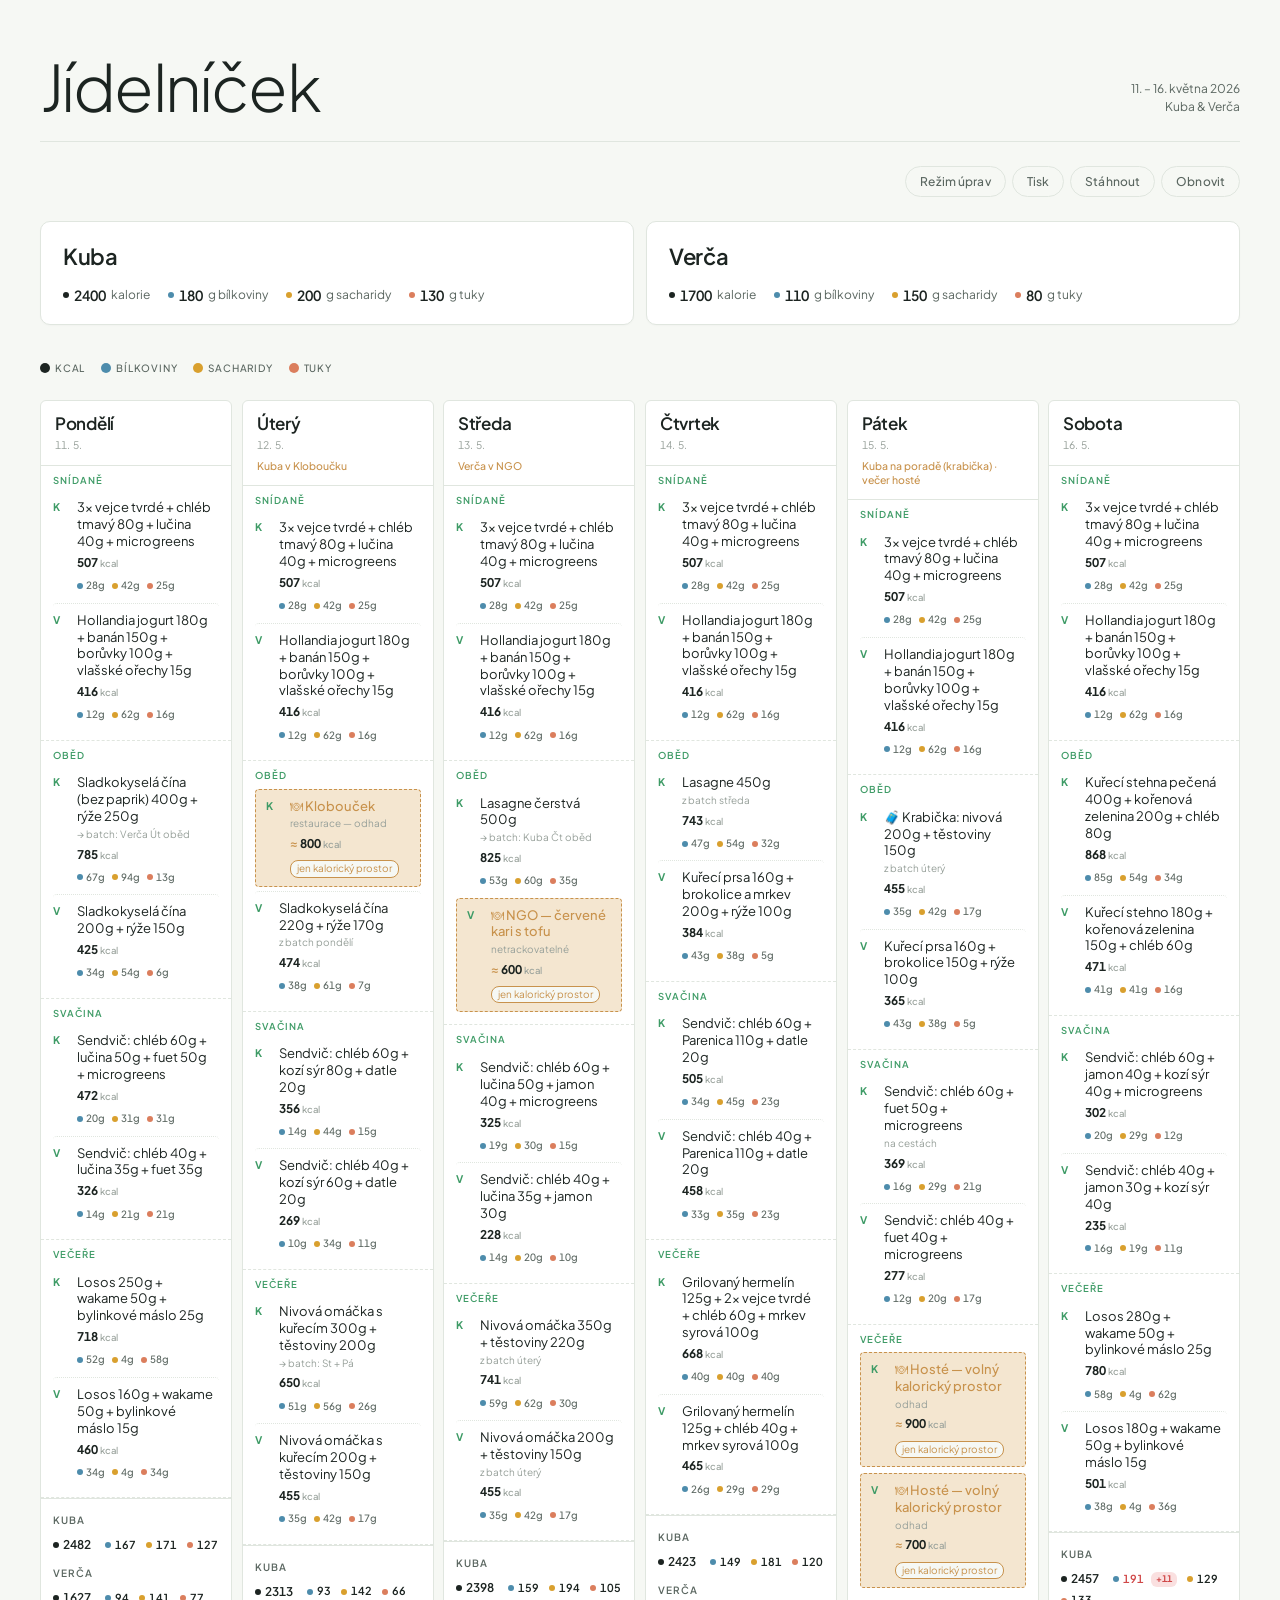
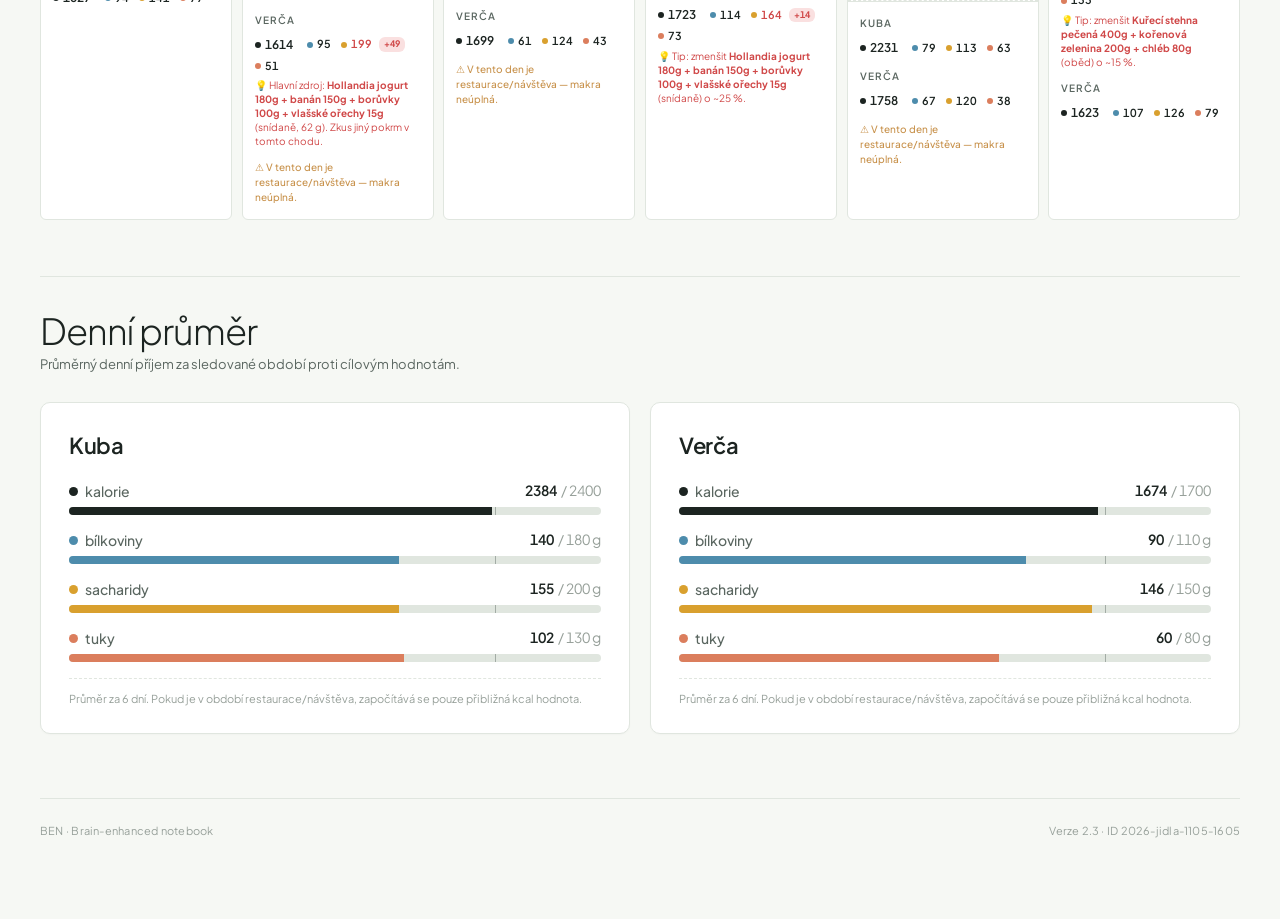
<file: jidelnicek_sablona.html>
<!DOCTYPE html>
<html lang="cs">
<head>
<meta charset="UTF-8">
<meta name="viewport" content="width=device-width, initial-scale=1">
<title>Jídelníček</title>

<link rel="icon" href="data:image/svg+xml;utf8,&lt;svg xmlns='http://www.w3.org/2000/svg' viewBox='0 0 512 512'&gt;&lt;rect width='512' height='512' fill='%23f6f8f4' rx='96'/&gt;&lt;text x='256' y='340' font-family='Plus Jakarta Sans,sans-serif' font-size='280' font-weight='600' fill='%233e9b66' text-anchor='middle'&gt;J&lt;/text&gt;&lt;/svg&gt;">

<link rel="preconnect" href="https://fonts.googleapis.com">
<link rel="preconnect" href="https://fonts.gstatic.com" crossorigin>
<link href="https://fonts.googleapis.com/css2?family=Plus+Jakarta+Sans:wght@300;400;500;600;700;800&display=swap" rel="stylesheet">
<style>
  :root {
    --bg: #f6f8f4;            /* fresh light, slight green undertone */
    --bg-card: #ffffff;       /* pure white cards */
    --ink: #1c2421;           /* charcoal with green undertone */
    --ink-soft: #5a6660;
    --ink-faint: #97a09a;
    --accent: #3e9b66;        /* fresh leaf green (was muted sage #6b8e5a) */
    --accent-soft: #e3efe8;
    --accent-warm: #c8924c;
    --accent-warm-soft: #f4e6d0;
    --rule: #e0e6df;          /* thinner, cooler hairlines */
    --rule-soft: #eef2ec;
    --highlight: #fff5dc;
    --c-protein: #4d8cac;     /* slate blue, fresher */
    --c-carbs:   #d9a02e;     /* modern gold (was amber) */
    --c-fat:     #db7e5d;     /* coral (was terracotta) */
    --c-fiber:   #5cb074;     /* vibrant fresh green */
    --c-over:    #d04848;
    --c-over-soft: #fae0e0;
    --shadow-soft: 0 1px 2px rgba(28, 36, 33, 0.025);   /* very subtle */
  }

  * { box-sizing: border-box; }

  html, body {
    margin: 0; padding: 0;
    background: var(--bg);
    color: var(--ink);
    font-family: 'Plus Jakarta Sans', system-ui, sans-serif;
    font-size: 15px;
    line-height: 1.5;
    -webkit-font-smoothing: antialiased;
    text-rendering: optimizeLegibility;
  }

  .page {
    max-width: 1480px;
    margin: 0 auto;
    padding: 56px 40px 80px;
  }

  /* ─── Masthead ───────────────────────────────────── */
  header.masthead {
    display: grid;
    grid-template-columns: 1fr auto;
    align-items: end;
    gap: 32px;
    padding-bottom: 24px;
    border-bottom: 1px solid var(--rule);
    margin-bottom: 24px;
  }
  .masthead h1 {
    font-family: 'Plus Jakarta Sans', sans-serif;
    font-weight: 300;
    font-size: clamp(40px, 5vw, 64px);
    line-height: 0.95;
    letter-spacing: -0.025em;
    margin: 0;
    color: var(--ink);
  }
  .masthead .meta {
    text-align: right;
    font-size: 12px;
    font-family: 'Plus Jakarta Sans', sans-serif;
    color: var(--ink-soft);
    line-height: 1.55;
    font-weight: 400;
  }
  .masthead .meta strong {
    display: block;
    color: var(--ink);
    font-weight: 600;
    font-size: 12px;
    letter-spacing: 0.06em;
    text-transform: uppercase;
    margin-bottom: 2px;
  }

  /* Action row — replaces the old subhead, just controls */
  .actions-bar {
    display: flex;
    justify-content: flex-end;
    align-items: center;
    margin-bottom: 24px;
  }

  .controls { display: flex; gap: 6px; flex-wrap: wrap; }
  .controls button {
    font-family: 'Plus Jakarta Sans', sans-serif;
    font-size: 12px;
    font-weight: 500;
    background: transparent;
    border: 1px solid var(--rule);
    color: var(--ink-soft);
    padding: 7px 14px;
    cursor: pointer;
    transition: all 0.15s ease;
    border-radius: 100px;
    letter-spacing: 0.01em;
  }
  .controls button:hover {
    background: var(--ink);
    color: var(--bg);
    border-color: var(--ink);
  }
  .controls button.active {
    background: var(--accent);
    border-color: var(--accent);
    color: white;
  }

  /* ─── Macro legend ───────────────────────────────── */
  .macro-legend {
    display: flex;
    gap: 16px;
    flex-wrap: wrap;
    margin-bottom: 24px;
    font-size: 10px;
    color: var(--ink-soft);
    font-family: 'Plus Jakarta Sans', sans-serif;
    font-weight: 500;
    text-transform: uppercase;
    letter-spacing: 0.08em;
  }
  .macro-legend span {
    display: inline-flex;
    align-items: center;
    gap: 5px;
  }
  .macro-legend i {
    display: block;
    width: 10px;
    height: 10px;
    border-radius: 50%;
  }
  .macro-legend .p i { background: var(--c-protein); }
  .macro-legend .c i { background: var(--c-carbs); }
  .macro-legend .f i { background: var(--c-fat); }
  .macro-legend .fb i { background: var(--c-fiber); }
  .macro-legend .k i { background: var(--ink); }

  /* ─── Targets strip ──────────────────────────────── */
  .targets-strip {
    display: grid;
    grid-template-columns: repeat(2, 1fr);
    gap: 12px;
    margin-bottom: 36px;
  }
  .target-pill {
    background: var(--bg-card);
    border: 1px solid var(--rule);
    border-radius: 10px;
    padding: 18px 22px;
    box-shadow: var(--shadow-soft);
  }
  .target-pill h3 {
    margin: 0 0 12px;
    font-family: 'Plus Jakarta Sans', sans-serif;
    font-size: 22px;
    font-weight: 600;
    color: var(--ink);
    letter-spacing: -0.015em;
  }
  .target-macros-line {
    display: flex;
    gap: 18px;
    flex-wrap: wrap;
    font-size: 12px;
    color: var(--ink-soft);
    font-variant-numeric: tabular-nums;
  }
  .target-macros-line span {
    display: inline-flex;
    align-items: center;
    gap: 5px;
  }
  .target-macros-line strong {
    color: var(--ink);
    font-weight: 600;
    font-size: 14px;
  }

  /* ─── Edit hint ──────────────────────────────────── */
  .edit-hint {
    display: none;
    background: var(--accent-soft);
    border-left: 3px solid var(--accent);
    padding: 14px 18px;
    font-size: 12.5px;
    color: var(--ink);
    margin-bottom: 28px;
    border-radius: 4px;
    line-height: 1.6;
  }
  body.edit-mode .edit-hint { display: block; }

  /* ─── Week grid ──────────────────────────────────── */
  /* Auto-fit grid: works for any plan length (1 day, 3 days, 5 days, 7 days, 14 days…) */
  .week {
    display: grid;
    grid-template-columns: repeat(auto-fit, minmax(170px, 1fr));
    gap: 10px;
    margin-bottom: 56px;
  }
  /* Constrain max columns at very wide viewports for readability */
  @media (min-width: 1400px) {
    .week { grid-template-columns: repeat(auto-fit, minmax(180px, 1fr)); }
  }
  .day {
    background: var(--bg-card);
    border-radius: 6px;
    border: 1px solid var(--rule);
    display: flex;
    flex-direction: column;
    overflow: hidden;
    container-type: inline-size;
    container-name: day;
  }
  .day-header {
    padding: 14px 14px 12px;
    border-bottom: 1px solid var(--rule);
    background: transparent;
  }
  .day-name {
    font-family: 'Plus Jakarta Sans', sans-serif;
    font-size: 17px;
    font-weight: 600;
    letter-spacing: -0.015em;
    display: block;
    line-height: 1;
    color: var(--ink);
  }
  .day-date {
    font-size: 10.5px;
    color: var(--ink-faint);
    font-variant-numeric: tabular-nums;
    margin-top: 5px;
    display: block;
    font-weight: 400;
    letter-spacing: 0.02em;
  }
  .day-note {
    font-size: 10.5px;
    color: var(--accent-warm);
    margin-top: 6px;
    display: block;
    font-weight: 500;
    line-height: 1.35;
  }

  .meal-note {
    display: block;
    font-size: 10px;
    color: var(--ink-faint);
    margin-top: 3px;
    font-weight: 400;
    line-height: 1.35;
  }
  .slot {
    padding: 10px 12px 12px;
    border-bottom: 1px dashed var(--rule);
  }
  .slot:last-of-type { border-bottom: none; }
  .slot-label {
    font-family: 'Plus Jakarta Sans', sans-serif;
    font-size: 9.5px;
    font-weight: 600;
    color: var(--accent);
    margin-bottom: 8px;
    display: block;
    line-height: 1;
    text-transform: uppercase;
    letter-spacing: 0.1em;
  }

  .meal {
    display: flex;
    align-items: flex-start;
    gap: 6px;
    padding: 6px 4px 6px 0;
    font-size: 13px;
    line-height: 1.35;
    border-radius: 4px;
  }
  .meal + .meal {
    border-top: 1px dotted var(--rule);
    margin-top: 4px;
    padding-top: 8px;
  }
  .person {
    font-family: 'Plus Jakarta Sans', sans-serif;
    font-size: 10.5px;
    color: var(--accent);
    font-weight: 700;
    flex-shrink: 0;
    width: 18px;
    margin-top: 1px;
    letter-spacing: 0.04em;
  }
  .meal-content { flex: 1; min-width: 0; }
  .meal-name {
    display: block;
    line-height: 1.3;
  }
  .meal-meta {
    margin-top: 5px;
    display: flex;
    flex-direction: column;
    gap: 4px;
  }
  .meal-meta-row {
    display: flex;
    align-items: center;
    gap: 8px;
    flex-wrap: wrap;
    font-variant-numeric: tabular-nums;
  }
  .meal-person-tag {
    font-family: 'Plus Jakarta Sans', sans-serif;
    font-size: 10px;
    color: var(--accent);
    font-weight: 700;
    flex-shrink: 0;
    width: 12px;
    letter-spacing: 0.04em;
  }

  /* Macro chips — small colored badges with gram numbers */
  .macro-chips {
    display: inline-flex;
    flex-wrap: wrap;
    gap: 4px 7px;
    font-size: 10px;
    color: var(--ink-soft);
    font-variant-numeric: tabular-nums;
    font-weight: 500;
  }
  .macro-chip {
    display: inline-flex;
    align-items: center;
    gap: 3px;
    white-space: nowrap;
  }
  .macro-chip i {
    width: 6px;
    height: 6px;
    border-radius: 50%;
    display: inline-block;
    flex-shrink: 0;
  }
  .macro-chip.p i { background: var(--c-protein); }
  .macro-chip.c i { background: var(--c-carbs); }
  .macro-chip.f i { background: var(--c-fat); }
  .macro-chip.fb i { background: var(--c-fiber); }

  .meal-kcal {
    color: var(--ink);
    font-weight: 700;
    font-family: 'Plus Jakarta Sans', sans-serif;
    font-size: 12px;
    flex-shrink: 0;
    letter-spacing: -0.005em;
  }
  .meal-kcal .unit {
    font-size: 9.5px;
    color: var(--ink-faint);
    font-family: 'Plus Jakarta Sans', sans-serif;
    margin-left: 2px;
    font-weight: 500;
    text-transform: lowercase;
  }
  .meal-portion {
    font-family: 'Plus Jakarta Sans', sans-serif;
    color: var(--accent-warm);
    font-size: 10.5px;
    font-weight: 500;
  }

  /* Placeholder meal (restaurant / guest) */
  .meal.placeholder {
    background: var(--accent-warm-soft);
    border: 1px dashed var(--accent-warm);
    padding: 8px 10px;
  }
  .meal.placeholder .meal-name {
    font-family: 'Plus Jakarta Sans', sans-serif;
    color: var(--accent-warm);
    font-weight: 500;
  }
  .meal.placeholder .macro-chips { display: none; }
  .meal.placeholder .meal-kcal::before { content: "≈ "; color: var(--accent-warm); font-weight: 600; }
  .meal.placeholder + .meal.placeholder { margin-top: 6px; border-top-style: dashed; }
  .placeholder-note {
    display: inline-block;
    font-family: 'Plus Jakarta Sans', sans-serif;
    font-size: 10px;
    color: var(--accent-warm);
    background: var(--bg);
    padding: 1px 6px;
    border-radius: 8px;
    border: 1px solid var(--accent-warm);
  }

  /* ─── Day totals card ────────────────────────────── */
  .day-totals {
    padding: 14px 12px 14px;
    background: transparent;
    border-top: 1px solid var(--rule);
  }
  .day-totals-person { margin-bottom: 12px; }
  .day-totals-person:last-child { margin-bottom: 0; }
  .day-totals-name {
    font-family: 'Plus Jakarta Sans', sans-serif;
    font-size: 10px;
    color: var(--ink-soft);
    margin-bottom: 8px;
    font-weight: 600;
    text-transform: uppercase;
    letter-spacing: 0.1em;
  }

  /* Compact totals row — colored dot + number per macro */
  .day-totals-compact { display: none; }   /* default hidden; container query reveals it */
  .day-totals-compact .dt-row {
    display: flex;
    flex-wrap: wrap;
    gap: 4px 10px;
    font-size: 11px;
    font-variant-numeric: tabular-nums;
    align-items: baseline;
  }
  .day-totals-compact .dt-chip {
    display: inline-flex;
    align-items: center;
    gap: 4px;
    font-weight: 600;
    color: var(--ink);
    white-space: nowrap;
  }
  .day-totals-compact .dt-chip i {
    width: 6px;
    height: 6px;
    border-radius: 50%;
    display: inline-block;
    flex-shrink: 0;
  }
  .day-totals-compact .dt-chip.kcal i { background: var(--ink); }
  .day-totals-compact .dt-chip.p i { background: var(--c-protein); }
  .day-totals-compact .dt-chip.c i { background: var(--c-carbs); }
  .day-totals-compact .dt-chip.f i { background: var(--c-fat); }
  .day-totals-compact .dt-chip.fb i { background: var(--c-fiber); }
  .day-totals-compact .dt-chip.kcal { font-size: 12px; margin-right: 4px; }
  .day-totals-compact .dt-chip.is-over { color: var(--c-over); }
  .day-totals-compact .dt-chip.is-over small {
    background: var(--c-over-soft);
    color: var(--c-over);
    font-weight: 700;
    font-size: 9px;
    padding: 0 5px 1px;
    border-radius: 6px;
    margin-left: 3px;
    letter-spacing: 0.01em;
  }
  .day-totals-compact .dt-tip {
    font-family: 'Plus Jakarta Sans', sans-serif;
    font-size: 10px;
    color: var(--c-over);
    margin-top: 4px;
    line-height: 1.4;
    font-weight: 400;
  }

  /* Container query: if the day card is narrow (typical desktop multi-column), 
     switch to compact totals. On wide cards (tablet/mobile or short plans), keep full. */
  @container day (max-width: 290px) {
    .day-totals-full { display: none; }
    .day-totals-compact { display: block; }
  }
  .metric-row {
    display: flex;
    flex-direction: column;
    gap: 3px;
    margin-bottom: 7px;
    font-variant-numeric: tabular-nums;
  }
  .metric-row:last-child { margin-bottom: 0; }
  .metric-top {
    display: flex;
    justify-content: space-between;
    align-items: baseline;
    gap: 8px;
  }
  .metric-label {
    color: var(--ink-soft);
    font-family: 'Plus Jakarta Sans', sans-serif;
    font-size: 10.5px;
    font-weight: 500;
    display: inline-flex;
    align-items: center;
    gap: 5px;
  }
  .metric-dot {
    width: 6px;
    height: 6px;
    border-radius: 50%;
    flex-shrink: 0;
    display: inline-block;
  }
  .metric-dot.kcal { background: var(--ink); }
  .metric-dot.p    { background: var(--c-protein); }
  .metric-dot.c    { background: var(--c-carbs); }
  .metric-dot.f    { background: var(--c-fat); }
  .metric-dot.fb   { background: var(--c-fiber); }
  .metric-bar {
    height: 6px;
    background: var(--rule);
    border-radius: 10px;
    position: relative;
    overflow: hidden;
  }
  .metric-bar.is-over {
    background: var(--c-over-soft);
  }
  .metric-fill {
    height: 100%;
    position: absolute;
    top: 0; left: 0;
    transition: width 0.3s ease;
  }
  .metric-fill.kcal { background: var(--ink); }
  .metric-fill.p { background: var(--c-protein); }
  .metric-fill.c { background: var(--c-carbs); }
  .metric-fill.f { background: var(--c-fat); }
  .metric-fill.fb { background: var(--c-fiber); }
  .metric-fill-over {
    position: absolute;
    top: 0; bottom: 0;
    height: 100%;
    background: var(--c-over);
    transition: width 0.3s ease, left 0.3s ease;
  }
  .metric-target-line {
    position: absolute;
    top: -1px;
    bottom: -1px;
    width: 1px;
    background: var(--ink-soft);
    z-index: 2;
    opacity: 0.45;
  }
  .metric-value {
    text-align: right;
    color: var(--ink);
    font-weight: 600;
    font-size: 10.5px;
    white-space: nowrap;
  }
  .metric-value .target { color: var(--ink-faint); font-weight: 400; margin-left: 2px; }
  .metric-value.is-over { color: var(--c-over); }
  .metric-value.is-over .target { color: var(--c-over); opacity: 0.55; }
  .metric-surplus {
    display: inline-block;
    margin-left: 6px;
    padding: 1px 6px 1.5px;
    border-radius: 8px;
    background: var(--c-over-soft);
    color: var(--c-over);
    font-size: 9.5px;
    font-weight: 700;
    font-variant-numeric: tabular-nums;
    vertical-align: 1px;
    letter-spacing: 0.01em;
  }
  .metric-tip {
    font-family: 'Plus Jakarta Sans', sans-serif;
    font-size: 10.5px;
    color: var(--ink-soft);
    margin-top: 4px;
    line-height: 1.4;
    font-weight: 400;
  }
  .metric-tip strong {
    color: var(--c-over);
    font-weight: 600;
  }
  .weekly-card .metric-tip { font-size: 12.5px; margin-top: 6px; }

  .day-totals-warn {
    font-size: 10px;
    color: var(--accent-warm);
    font-family: 'Plus Jakarta Sans', sans-serif;
    margin-top: 6px;
    font-weight: 500;
  }

  /* ─── Weekly summary ─────────────────────────────── */
  .weekly-section {
    margin-top: 56px;
    padding-top: 36px;
    border-top: 1px solid var(--rule);
  }
  .weekly-section h2 {
    font-family: 'Plus Jakarta Sans', sans-serif;
    font-weight: 300;
    font-size: 36px;
    margin: 0 0 6px;
    letter-spacing: -0.025em;
    line-height: 1;
    color: var(--ink);
  }
  .weekly-section .section-sub {
    font-family: 'Plus Jakarta Sans', sans-serif;
    color: var(--ink-soft);
    font-size: 13px;
    margin-bottom: 28px;
    font-weight: 400;
  }
  .weekly-grid {
    display: grid;
    grid-template-columns: repeat(2, 1fr);
    gap: 20px;
  }
  .weekly-card {
    background: var(--bg-card);
    border: 1px solid var(--rule);
    border-radius: 10px;
    padding: 26px 28px;
    box-shadow: var(--shadow-soft);
  }
  .weekly-card h3 {
    font-family: 'Plus Jakarta Sans', sans-serif;
    font-size: 22px;
    font-weight: 600;
    margin: 0 0 18px;
    color: var(--ink);
    letter-spacing: -0.015em;
  }
  .weekly-card .metric-row {
    margin-bottom: 14px;
    gap: 5px;
  }
  .weekly-card .metric-bar { height: 8px; }
  .weekly-card .metric-label { font-size: 14px; gap: 7px; }
  .weekly-card .metric-dot { width: 9px; height: 9px; }
  .weekly-card .metric-value { font-size: 14px; }
  .weekly-card .footnote {
    font-size: 11px;
    color: var(--ink-faint);
    font-family: 'Plus Jakarta Sans', sans-serif;
    margin-top: 16px;
    padding-top: 12px;
    border-top: 1px dashed var(--rule);
    font-weight: 400;
    line-height: 1.4;
  }

  /* ─── Colophon ───────────────────────────────────── */
  .colophon {
    margin-top: 64px;
    padding-top: 24px;
    border-top: 1px solid var(--rule);
    display: flex;
    justify-content: space-between;
    font-size: 11px;
    color: var(--ink-faint);
    font-family: 'Plus Jakarta Sans', sans-serif;
    font-weight: 400;
    letter-spacing: 0.02em;
  }

  /* ─── Action buttons on meal row ─────────────────── */
  .meal-edit-btn,
  .meal-flag-btn {
    display: none;
    flex-shrink: 0;
    width: 26px;
    height: 26px;
    border-radius: 50%;
    border: 1px solid var(--rule);
    background: var(--bg);
    color: var(--ink-soft);
    font-size: 13px;
    line-height: 1;
    padding: 0;
    cursor: pointer;
    align-items: center;
    justify-content: center;
    transition: all 0.15s ease;
    font-family: inherit;
    -webkit-tap-highlight-color: transparent;
  }
  body.edit-mode .meal-edit-btn,
  body.edit-mode .meal-flag-btn { display: inline-flex; }
  .meal-edit-btn:hover, .meal-edit-btn:focus-visible {
    background: var(--ink);
    color: var(--bg);
    border-color: var(--ink);
    outline: none;
  }
  .meal-flag-btn:hover, .meal-flag-btn:focus-visible {
    background: var(--accent-warm-soft);
    color: var(--accent-warm);
    border-color: var(--accent-warm);
    outline: none;
  }
  .meal-flag-btn.is-flagged {
    background: var(--accent-warm-soft);
    border-color: var(--accent-warm);
    color: var(--accent-warm);
    font-size: 14px;
  }

  .meal-drag-handle {
    display: none;
    flex-shrink: 0;
    width: 26px;
    height: 26px;
    grid-template-columns: 3px 3px;
    grid-template-rows: 3px 3px 3px;
    gap: 3px;
    align-content: center;
    justify-content: center;
    color: var(--ink-faint);
    cursor: grab;
    border-radius: 4px;
    padding: 0;
    touch-action: none;
    user-select: none;
    -webkit-user-select: none;
    -webkit-tap-highlight-color: transparent;
    transition: background 0.12s ease, color 0.12s ease;
  }
  body.edit-mode .meal-drag-handle { display: grid; }
  .meal-drag-handle:hover { background: var(--rule-soft); color: var(--ink); }
  .meal-drag-handle:active,
  .meal-drag-handle.is-dragging {
    cursor: grabbing;
    background: var(--accent);
    color: white;
  }
  .meal-drag-handle i {
    width: 3px; height: 3px;
    border-radius: 50%;
    background: currentColor;
    display: block;
  }

  /* ─── Edit mode visuals ──────────────────────────── */
  body.edit-mode .meal {
    cursor: pointer;
    transition: background 0.12s ease, outline-color 0.12s ease;
    -webkit-tap-highlight-color: transparent;
    touch-action: manipulation;
    padding: 6px 4px;
  }
  @media (hover: hover) {
    body.edit-mode .meal:hover:not(.placeholder) {
      background: var(--highlight);
      outline: 1px solid var(--accent-warm);
      outline-offset: 1px;
    }
  }
  body.edit-mode .meal.dragging { opacity: 0.4; }
  body.edit-mode .meal.selected {
    background: var(--accent-soft);
    outline: 2px solid var(--accent);
    outline-offset: 1px;
  }
  body.edit-mode .meal.drag-over {
    background: var(--accent-soft);
    outline: 2px solid var(--accent);
    outline-offset: 1px;
  }
  body.edit-mode .meal.drag-over-invalid {
    background: #fbeaea;
    outline: 2px solid #b84444;
    outline-offset: 1px;
  }
  body.edit-mode .meal.shake { animation: meal-shake 0.32s ease; }
  @keyframes meal-shake {
    0%, 100% { transform: translateX(0); }
    25% { transform: translateX(-3px); }
    75% { transform: translateX(3px); }
  }
  body.edit-mode .meal-name[contenteditable="true"] {
    background: white;
    outline: 1px solid var(--accent);
    padding: 2px 4px;
    margin: -2px -4px;
    cursor: text;
    -webkit-user-select: text;
    user-select: text;
  }

  /* Drag ghost */
  .drag-ghost {
    position: fixed;
    pointer-events: none;
    z-index: 9999;
    background: white;
    border: 1px solid var(--accent);
    border-radius: 6px;
    padding: 10px 14px;
    box-shadow: 0 12px 32px rgba(0,0,0,0.18);
    opacity: 0.95;
    font-family: inherit;
    transform: translate(-50%, -50%);
    max-width: 300px;
  }

  /* ─── Tablet ─────────────────────────────────────── */
  @media (max-width: 1100px) {
    .weekly-grid { grid-template-columns: 1fr; }
  }
  /* ─── Mobile ─────────────────────────────────────── */
  @media (max-width: 640px) {
    .page { padding: 32px 18px 60px; }
    .masthead { grid-template-columns: 1fr; gap: 14px; align-items: start; }
    .masthead .meta { text-align: left; }
    .actions-bar { justify-content: flex-start; }
    .targets-strip { grid-template-columns: 1fr; }
    .week { grid-template-columns: 1fr; gap: 14px; }
    .weekly-card { padding: 20px; }
  }

  /* ─── Modal (edit-mode name editor) ──────────────────────────────── */
  .modal-backdrop {
    position: fixed;
    inset: 0;
    background: rgba(28, 36, 33, 0.55);
    display: flex;
    align-items: center;
    justify-content: center;
    z-index: 10000;
    padding: 20px;
    backdrop-filter: blur(2px);
  }
  .modal-backdrop.hidden { display: none; }
  .modal {
    background: var(--bg-card);
    border-radius: 14px;
    padding: 28px;
    max-width: 520px;
    width: 100%;
    max-height: 90vh;
    overflow-y: auto;
    font-family: 'Plus Jakarta Sans', sans-serif;
    box-shadow: 0 20px 60px rgba(0,0,0,0.25);
  }
  .modal h3 {
    font-family: 'Plus Jakarta Sans', sans-serif;
    font-size: 18px;
    font-weight: 600;
    margin: 0 0 4px;
    color: var(--ink);
  }
  .modal-sub {
    font-size: 12px;
    color: var(--ink-soft);
    margin: 0 0 18px;
    line-height: 1.5;
  }
  .modal label {
    display: block;
    font-size: 11px;
    font-weight: 600;
    text-transform: uppercase;
    letter-spacing: 0.06em;
    color: var(--ink-soft);
    margin-bottom: 4px;
    margin-top: 14px;
  }
  .modal input[type=password],
  .modal input[type=text],
  .modal select {
    width: 100%;
    padding: 10px 12px;
    border: 1px solid var(--rule);
    border-radius: 8px;
    font-family: 'Plus Jakarta Sans', sans-serif;
    font-size: 14px;
    color: var(--ink);
    background: var(--bg);
    box-sizing: border-box;
  }
  .modal input[type=password]:focus,
  .modal input[type=text]:focus,
  .modal select:focus {
    outline: 2px solid var(--accent);
    outline-offset: -1px;
    border-color: var(--accent);
  }
  .modal-hint {
    font-size: 11px;
    color: var(--ink-faint);
    margin-top: 6px;
    line-height: 1.45;
  }
  .modal-hint code {
    background: var(--bg);
    padding: 1px 5px;
    border-radius: 3px;
    font-family: ui-monospace, monospace;
    font-size: 10.5px;
  }
  .modal-actions {
    display: flex;
    gap: 8px;
    justify-content: flex-end;
    margin-top: 22px;
    flex-wrap: wrap;
  }
  .modal-actions button {
    font-family: 'Plus Jakarta Sans', sans-serif;
    font-size: 13px;
    font-weight: 500;
    padding: 10px 18px;
    border-radius: 100px;
    border: 1px solid var(--rule);
    background: transparent;
    color: var(--ink-soft);
    cursor: pointer;
    transition: all 0.15s ease;
  }
  .modal-actions button:hover {
    background: var(--ink);
    color: var(--bg);
    border-color: var(--ink);
  }
  .modal-actions button.primary {
    background: var(--accent);
    border-color: var(--accent);
    color: white;
  }
  .modal-actions button.primary:hover {
    background: #348556;
    border-color: #348556;
  }
  .modal-actions button:disabled {
    opacity: 0.4;
    cursor: not-allowed;
  }

  @media (max-width: 640px) {
    .modal-backdrop { padding: 0; align-items: stretch; }
    .modal {
      border-radius: 0;
      max-width: none;
      max-height: 100vh;
      padding: 20px 18px;
    }
  }

  /* ─── Print sheet (hidden on screen, fills the page when printing) ── */
  .print-sheet { display: none; }

  @media print {
    @page { size: A4 landscape; margin: 8mm; }
    html, body { background: #ffffff !important; color: #1a1a1a; }
    body > .page { display: none !important; }
    .print-sheet { display: block !important; }

    .print-sheet {
      font-family: 'Plus Jakarta Sans', sans-serif;
      font-size: 7.8pt;
      line-height: 1.3;
      color: #1c2421;
    }
    .ps-header {
      display: flex;
      justify-content: space-between;
      align-items: flex-end;
      margin-bottom: 5mm;
      padding-bottom: 3mm;
      border-bottom: 0.5pt solid #c8ccc6;
    }
    .ps-title {
      font-family: 'Plus Jakarta Sans', sans-serif;
      font-weight: 300;
      font-size: 24pt;
      margin: 0;
      letter-spacing: -0.025em;
      line-height: 1;
      color: #1c2421;
    }
    .ps-meta {
      text-align: right;
      font-size: 8.5pt;
      color: #5a6660;
      line-height: 1.4;
      font-weight: 400;
    }
    .ps-meta strong {
      font-weight: 600;
      color: #1c2421;
      text-transform: uppercase;
      letter-spacing: 0.06em;
      font-size: 8pt;
    }
    .ps-meta span { display: block; }

    .ps-grid {
      width: 100%;
      border-collapse: collapse;
      table-layout: fixed;
    }
    .ps-grid thead th {
      text-align: left;
      padding: 1.5mm 2mm 2.5mm;
      border-bottom: 0.6pt solid #1c2421;
      font-family: 'Plus Jakarta Sans', sans-serif;
      font-weight: 600;
      font-size: 9pt;
      letter-spacing: -0.01em;
      vertical-align: bottom;
      color: #1c2421;
    }
    .ps-grid thead th small {
      font-weight: 400;
      font-size: 7pt;
      color: #97a09a;
      margin-left: 3pt;
      letter-spacing: 0.02em;
    }
    .ps-day-note {
      font-size: 6.5pt;
      color: #c8924c;
      margin-top: 1mm;
      font-weight: 500;
      line-height: 1.3;
      text-transform: none;
      letter-spacing: 0;
    }
    .ps-grid thead th.ps-th-corner { width: 16mm; }

    .ps-slot-row > th {
      text-align: left;
      padding: 2.5mm 2mm 2.5mm 0;
      font-family: 'Plus Jakarta Sans', sans-serif;
      font-weight: 600;
      font-size: 8.5pt;
      color: #3e9b66;
      border-top: 0.3pt solid #e0e6df;
      vertical-align: top;
      width: 16mm;
      letter-spacing: 0;
      text-transform: none;
    }
    .ps-slot-row > td {
      padding: 2.5mm 2mm;
      border-top: 0.3pt solid #e0e6df;
      border-left: 0.3pt solid #eef2ec;
      vertical-align: top;
    }
    .ps-slot-row > th + td { border-left: 0.3pt solid #e0e6df; }

    .ps-meal {
      margin-bottom: 1.8mm;
      page-break-inside: avoid;
    }
    .ps-meal:last-child { margin-bottom: 0; }
    .ps-tag {
      font-family: 'Plus Jakarta Sans', sans-serif;
      color: #3e9b66;
      font-weight: 700;
      font-size: 7pt;
      margin-right: 2pt;
      letter-spacing: 0.04em;
    }
    .ps-meal-name {
      font-size: 7.8pt;
      line-height: 1.25;
      color: #1c2421;
    }
    .ps-kcal {
      display: block;
      font-size: 6.8pt;
      color: #97a09a;
      margin-top: 0.4mm;
      font-variant-numeric: tabular-nums;
      letter-spacing: 0.01em;
    }
    .ps-note {
      display: block;
      font-size: 6.5pt;
      color: #97a09a;
      margin-top: 0.3mm;
      font-weight: 400;
      line-height: 1.25;
    }
    .ps-meal.ps-placeholder .ps-tag { color: #c8924c; }
    .ps-meal.ps-placeholder .ps-meal-name { color: #b8814c; }
    .ps-meal.ps-placeholder .ps-kcal::before { content: "≈ "; }

    .ps-totals-row > th {
      text-align: left;
      padding: 2mm 2mm 2mm 0;
      font-family: 'Plus Jakarta Sans', sans-serif;
      font-weight: 600;
      font-size: 8.5pt;
      color: #1c2421;
      border-top: 0.6pt solid #1c2421;
      letter-spacing: 0;
      text-transform: none;
      vertical-align: top;
    }
    .ps-totals-row > td {
      padding: 2mm;
      border-top: 0.6pt solid #1c2421;
      border-left: 0.3pt solid #eef2ec;
      font-family: 'Plus Jakarta Sans', sans-serif;
      font-size: 8pt;
      color: #1c2421;
      font-variant-numeric: tabular-nums;
      vertical-align: top;
    }
    .ps-totals-row > th + td { border-left: 0.3pt solid #d8d8d8; }
    .ps-totals-row + .ps-totals-row > th,
    .ps-totals-row + .ps-totals-row > td {
      border-top: 0.3pt solid #d8d8d8;
    }
    .ps-tot-kcal {
      font-weight: 600;
      font-size: 8.5pt;
      letter-spacing: -0.005em;
    }
    .ps-tot-macros {
      font-size: 7pt;
      color: #5a6660;
      margin-top: 0.6mm;
      font-weight: 400;
    }
    .ps-totals-row .ps-over { color: #c44a4a; font-weight: 700; }

    .ps-footer {
      margin-top: 4mm;
      padding-top: 2.5mm;
      font-size: 6.5pt;
      color: #97a09a;
      text-align: right;
      border-top: 0.3pt solid #e0e6df;
      letter-spacing: 0.02em;
    }
  }
</style>
</head>
<body>

<div class="page">

  <header class="masthead">
    <h1 id="plan-title">Jídelníček</h1>
    <div class="meta">
      <strong id="plan-period"></strong>
      <span id="plan-dates">11. – 16. května 2026</span><br>
      <span id="plan-persons">Kuba &amp; Verča</span>
    </div>
  </header>

  <div class="actions-bar">
    <div class="controls no-print">
      <button data-action="edit">Režim úprav</button>
      <button data-action="print">Tisk</button>
      <button data-action="export">Stáhnout</button>
      <button data-action="reset">Obnovit</button>
    </div>
  </div>

  <div class="edit-hint">
    <strong>Režim úprav.</strong>
    Přesun pokrmu: chyť 6 teček
    <span style="display:inline-grid;grid-template-columns:2px 2px;grid-template-rows:2px 2px 2px;gap:2px;width:14px;height:14px;align-content:center;justify-content:center;padding:0 3px;vertical-align:middle;color:var(--ink);"><i style="width:2px;height:2px;border-radius:50%;background:currentColor;display:block;"></i><i style="width:2px;height:2px;border-radius:50%;background:currentColor;display:block;"></i><i style="width:2px;height:2px;border-radius:50%;background:currentColor;display:block;"></i><i style="width:2px;height:2px;border-radius:50%;background:currentColor;display:block;"></i><i style="width:2px;height:2px;border-radius:50%;background:currentColor;display:block;"></i><i style="width:2px;height:2px;border-radius:50%;background:currentColor;display:block;"></i></span>
    a táhni, nebo klepni na dva pokrmy. Společné pokrmy (K·V) jen mezi sebou, individuální kdekoli. Při změně osoby se gramáž automaticky přepočítá podle kcal cílů. Tlačítko
    <span style="display:inline-flex;width:18px;height:18px;border-radius:50%;border:1px solid var(--ink);color:var(--ink);font-size:9px;align-items:center;justify-content:center;vertical-align:middle;line-height:1;">✎</span>
    upraví název pokrmu, ikona
    <span style="display:inline-flex;width:18px;height:18px;border-radius:50%;border:1px solid var(--accent-warm);background:var(--bg);color:var(--accent-warm);font-size:10px;align-items:center;justify-content:center;vertical-align:middle;line-height:1;">🍽</span>
    přepne pokrm na restauraci / návštěvu (jen kalorický prostor, bez maker). Změny se ukládají automaticky.
  </div>

  <section class="targets-strip" id="targets"></section>

  <div class="macro-legend" id="macro-legend"></div>

  <main class="week" id="week"></main>

  <section class="weekly-section">
    <h2>Denní průměr</h2>
    <div class="section-sub">Průměrný denní příjem za sledované období proti cílovým hodnotám.</div>
    <div class="weekly-grid" id="weekly-summary"></div>
  </section>

  <div class="colophon">
    <span>BEN · Brain-enhanced notebook</span>
    <span>Verze 2.3 · ID&nbsp;<span id="plan-id">2026-W19-kv</span></span>
  </div>

</div>

<!-- Dedicated compact A4 landscape print layout (hidden on screen, rendered by renderPrintSheet) -->
<section class="print-sheet" aria-hidden="true"></section>

<!-- ═════════════════════════════════════════════════════════════════════════
     DATA — BEN sem injektuje vygenerovaný plán (nahrazením celého JSON)
     ═════════════════════════════════════════════════════════════════════════ -->
<script id="plan-data" type="application/json">
{
  "id": "2026-jidla-1105-1605",
  "plan_title": "Jídelníček",
  "date_range": "11. – 16. května 2026",
  "persons": {
    "jakub":     { "label": "K", "name": "Kuba",  "targets": {"kcal": 2400, "p": 180, "c": 200, "f": 130} },
    "partnerka": { "label": "V", "name": "Verča", "targets": {"kcal": 1700, "p": 110, "c": 150, "f": 80} }
  },
  "slots": ["snidane", "obed", "svacina", "vecere"],
  "slot_labels": {
    "snidane": "snídaně",
    "obed": "oběd",
    "svacina": "svačina",
    "vecere": "večeře"
  },
  "days": [
    {
      "name": "Pondělí", "date": "11. 5.", "note": null,
      "meals": {
        "snidane": {
          "jakub":     {"name": "3× vejce tvrdé + chléb tmavý 80g + lučina 40g + microgreens", "macros":{"kcal":507,"p":28,"c":42,"f":25}},
          "partnerka": {"name": "Hollandia jogurt 180g + banán 150g + borůvky 100g + vlašské ořechy 15g", "macros":{"kcal":416,"p":12,"c":62,"f":16}}
        },
        "obed": {
          "jakub":     {"name": "Sladkokyselá čína (bez paprik) 400g + rýže 250g", "note": "→ batch: Verča Út oběd", "macros":{"kcal":785,"p":67,"c":94,"f":13}},
          "partnerka": {"name": "Sladkokyselá čína 200g + rýže 150g", "macros":{"kcal":425,"p":34,"c":54,"f":6}}
        },
        "svacina": {
          "jakub":     {"name": "Sendvič: chléb 60g + lučina 50g + fuet 50g + microgreens", "macros":{"kcal":472,"p":20,"c":31,"f":31}},
          "partnerka": {"name": "Sendvič: chléb 40g + lučina 35g + fuet 35g", "macros":{"kcal":326,"p":14,"c":21,"f":21}}
        },
        "vecere": {
          "jakub":     {"name": "Losos 250g + wakame 50g + bylinkové máslo 25g", "macros":{"kcal":718,"p":52,"c":4,"f":58}},
          "partnerka": {"name": "Losos 160g + wakame 50g + bylinkové máslo 15g", "macros":{"kcal":460,"p":34,"c":4,"f":34}}
        }
      }
    },
    {
      "name": "Úterý", "date": "12. 5.", "note": "Kuba v Kloboučku",
      "meals": {
        "snidane": {
          "jakub":     {"name": "3× vejce tvrdé + chléb tmavý 80g + lučina 40g + microgreens", "macros":{"kcal":507,"p":28,"c":42,"f":25}},
          "partnerka": {"name": "Hollandia jogurt 180g + banán 150g + borůvky 100g + vlašské ořechy 15g", "macros":{"kcal":416,"p":12,"c":62,"f":16}}
        },
        "obed": {
          "jakub":     {"name": "🍽 Klobouček", "type": "placeholder", "note": "restaurace — odhad", "macros":{"kcal":800,"p":null,"c":null,"f":null}},
          "partnerka": {"name": "Sladkokyselá čína 220g + rýže 170g", "note": "z batch pondělí", "macros":{"kcal":474,"p":38,"c":61,"f":7}}
        },
        "svacina": {
          "jakub":     {"name": "Sendvič: chléb 60g + kozí sýr 80g + datle 20g", "macros":{"kcal":356,"p":14,"c":44,"f":15}},
          "partnerka": {"name": "Sendvič: chléb 40g + kozí sýr 60g + datle 20g", "macros":{"kcal":269,"p":10,"c":34,"f":11}}
        },
        "vecere": {
          "jakub":     {"name": "Nivová omáčka s kuřecím 300g + těstoviny 200g", "note": "→ batch: St + Pá", "macros":{"kcal":650,"p":51,"c":56,"f":26}},
          "partnerka": {"name": "Nivová omáčka s kuřecím 200g + těstoviny 150g", "macros":{"kcal":455,"p":35,"c":42,"f":17}}
        }
      }
    },
    {
      "name": "Středa", "date": "13. 5.", "note": "Verča v NGO",
      "meals": {
        "snidane": {
          "jakub":     {"name": "3× vejce tvrdé + chléb tmavý 80g + lučina 40g + microgreens", "macros":{"kcal":507,"p":28,"c":42,"f":25}},
          "partnerka": {"name": "Hollandia jogurt 180g + banán 150g + borůvky 100g + vlašské ořechy 15g", "macros":{"kcal":416,"p":12,"c":62,"f":16}}
        },
        "obed": {
          "jakub":     {"name": "Lasagne čerstvá 500g", "note": "→ batch: Kuba Čt oběd", "macros":{"kcal":825,"p":53,"c":60,"f":35}},
          "partnerka": {"name": "🍽 NGO — červené kari s tofu", "type": "placeholder", "note": "netrackovatelné", "macros":{"kcal":600,"p":null,"c":null,"f":null}}
        },
        "svacina": {
          "jakub":     {"name": "Sendvič: chléb 60g + lučina 50g + jamon 40g + microgreens", "macros":{"kcal":325,"p":19,"c":30,"f":15}},
          "partnerka": {"name": "Sendvič: chléb 40g + lučina 35g + jamon 30g", "macros":{"kcal":228,"p":14,"c":20,"f":10}}
        },
        "vecere": {
          "jakub":     {"name": "Nivová omáčka 350g + těstoviny 220g", "note": "z batch úterý", "macros":{"kcal":741,"p":59,"c":62,"f":30}},
          "partnerka": {"name": "Nivová omáčka 200g + těstoviny 150g", "note": "z batch úterý", "macros":{"kcal":455,"p":35,"c":42,"f":17}}
        }
      }
    },
    {
      "name": "Čtvrtek", "date": "14. 5.", "note": null,
      "meals": {
        "snidane": {
          "jakub":     {"name": "3× vejce tvrdé + chléb tmavý 80g + lučina 40g + microgreens", "macros":{"kcal":507,"p":28,"c":42,"f":25}},
          "partnerka": {"name": "Hollandia jogurt 180g + banán 150g + borůvky 100g + vlašské ořechy 15g", "macros":{"kcal":416,"p":12,"c":62,"f":16}}
        },
        "obed": {
          "jakub":     {"name": "Lasagne 450g", "note": "z batch středa", "macros":{"kcal":743,"p":47,"c":54,"f":32}},
          "partnerka": {"name": "Kuřecí prsa 160g + brokolice a mrkev 200g + rýže 100g", "macros":{"kcal":384,"p":43,"c":38,"f":5}}
        },
        "svacina": {
          "jakub":     {"name": "Sendvič: chléb 60g + Parenica 110g + datle 20g", "macros":{"kcal":505,"p":34,"c":45,"f":23}},
          "partnerka": {"name": "Sendvič: chléb 40g + Parenica 110g + datle 20g", "macros":{"kcal":458,"p":33,"c":35,"f":23}}
        },
        "vecere": {
          "jakub":     {"name": "Grilovaný hermelín 125g + 2× vejce tvrdé + chléb 60g + mrkev syrová 100g", "macros":{"kcal":668,"p":40,"c":40,"f":40}},
          "partnerka": {"name": "Grilovaný hermelín 125g + chléb 40g + mrkev syrová 100g", "macros":{"kcal":465,"p":26,"c":29,"f":29}}
        }
      }
    },
    {
      "name": "Pátek", "date": "15. 5.", "note": "Kuba na poradě (krabička) · večer hosté",
      "meals": {
        "snidane": {
          "jakub":     {"name": "3× vejce tvrdé + chléb tmavý 80g + lučina 40g + microgreens", "macros":{"kcal":507,"p":28,"c":42,"f":25}},
          "partnerka": {"name": "Hollandia jogurt 180g + banán 150g + borůvky 100g + vlašské ořechy 15g", "macros":{"kcal":416,"p":12,"c":62,"f":16}}
        },
        "obed": {
          "jakub":     {"name": "🧳 Krabička: nivová 200g + těstoviny 150g", "note": "z batch úterý", "macros":{"kcal":455,"p":35,"c":42,"f":17}},
          "partnerka": {"name": "Kuřecí prsa 160g + brokolice 150g + rýže 100g", "macros":{"kcal":365,"p":43,"c":38,"f":5}}
        },
        "svacina": {
          "jakub":     {"name": "Sendvič: chléb 60g + fuet 50g + microgreens", "note": "na cestách", "macros":{"kcal":369,"p":16,"c":29,"f":21}},
          "partnerka": {"name": "Sendvič: chléb 40g + fuet 40g + microgreens", "macros":{"kcal":277,"p":12,"c":20,"f":17}}
        },
        "vecere": {
          "jakub":     {"name": "🍽 Hosté — volný kalorický prostor", "type": "placeholder", "note": "odhad", "macros":{"kcal":900,"p":null,"c":null,"f":null}},
          "partnerka": {"name": "🍽 Hosté — volný kalorický prostor", "type": "placeholder", "note": "odhad", "macros":{"kcal":700,"p":null,"c":null,"f":null}}
        }
      }
    },
    {
      "name": "Sobota", "date": "16. 5.", "note": null,
      "meals": {
        "snidane": {
          "jakub":     {"name": "3× vejce tvrdé + chléb tmavý 80g + lučina 40g + microgreens", "macros":{"kcal":507,"p":28,"c":42,"f":25}},
          "partnerka": {"name": "Hollandia jogurt 180g + banán 150g + borůvky 100g + vlašské ořechy 15g", "macros":{"kcal":416,"p":12,"c":62,"f":16}}
        },
        "obed": {
          "jakub":     {"name": "Kuřecí stehna pečená 400g + kořenová zelenina 200g + chléb 80g", "macros":{"kcal":868,"p":85,"c":54,"f":34}},
          "partnerka": {"name": "Kuřecí stehno 180g + kořenová zelenina 150g + chléb 60g", "macros":{"kcal":471,"p":41,"c":41,"f":16}}
        },
        "svacina": {
          "jakub":     {"name": "Sendvič: chléb 60g + jamon 40g + kozí sýr 40g + microgreens", "macros":{"kcal":302,"p":20,"c":29,"f":12}},
          "partnerka": {"name": "Sendvič: chléb 40g + jamon 30g + kozí sýr 40g", "macros":{"kcal":235,"p":16,"c":19,"f":11}}
        },
        "vecere": {
          "jakub":     {"name": "Losos 280g + wakame 50g + bylinkové máslo 25g", "macros":{"kcal":780,"p":58,"c":4,"f":62}},
          "partnerka": {"name": "Losos 180g + wakame 50g + bylinkové máslo 15g", "macros":{"kcal":501,"p":38,"c":4,"f":36}}
        }
      }
    }
  ]
}
</script>

<script>
(function() {
  'use strict';

  const PLAN_ID_KEY = 'ben_meal_plan_id_v2';
  const PLAN_DATA_KEY = 'ben_meal_plan_data_v2';
  const METRICS = ['kcal','p','c','f','fiber'];
  const METRIC_LABELS = { kcal:'kcal', p:'bílk.', c:'sach.', f:'tuky', fiber:'vlák.' };
  const METRIC_LABELS_LONG = { kcal:'energie', p:'bílkoviny', c:'sacharidy', f:'tuky', fiber:'vláknina' };

  function loadPlan() {
    const embedded = JSON.parse(document.getElementById('plan-data').textContent);
    try {
      const stored = localStorage.getItem(PLAN_DATA_KEY);
      const storedId = localStorage.getItem(PLAN_ID_KEY);
      if (stored && storedId === embedded.id) return JSON.parse(stored);
    } catch (_) {}
    return embedded;
  }

  function savePlan() {
    try {
      localStorage.setItem(PLAN_ID_KEY, PLAN.id);
      localStorage.setItem(PLAN_DATA_KEY, JSON.stringify(PLAN));
    } catch(e) { console.warn('Save failed', e); }
  }

  let PLAN = loadPlan();

  // ─── Macro / portion helpers ───────────────────────────────────────────
  function scaleMacros(macros, factor) {
    if (!macros || factor === 1) return macros;
    const out = {};
    for (const k of METRICS) {
      out[k] = (macros[k] == null) ? null : Math.round(macros[k] * factor);
    }
    return out;
  }
  function scaleMeal(meal, factor, isShared) {
    if (!meal || factor === 1) return meal;
    const out = Object.assign({}, meal, { portion: (meal.portion || 1) * factor });
    if (isShared) {
      out.macros_jakub = scaleMacros(meal.macros_jakub, factor);
      out.macros_partnerka = scaleMacros(meal.macros_partnerka, factor);
    } else {
      out.macros = scaleMacros(meal.macros, factor);
    }
    return out;
  }
  function getPersonScaleFactor(fromPerson, toPerson) {
    if (fromPerson === toPerson) return 1;
    if (fromPerson === 'shared' || toPerson === 'shared') return 1;
    const fromKcal = PLAN.persons[fromPerson].targets.kcal;
    const toKcal = PLAN.persons[toPerson].targets.kcal;
    return toKcal / fromKcal;
  }
  function addMacros(target, src) {
    if (!src) return;
    for (const k of METRICS) {
      if (src[k] != null) target[k] = (target[k] || 0) + src[k];
    }
  }
  function dayHasPlaceholder(day) {
    return PLAN.slots.some(s => {
      const slot = day.meals[s] || {};
      if (slot.shared && slot.shared.type === 'placeholder') return true;
      if (slot.jakub && slot.jakub.type === 'placeholder') return true;
      if (slot.partnerka && slot.partnerka.type === 'placeholder') return true;
      return false;
    });
  }
  function computeDayTotals(day) {
    const totals = {
      jakub:     {kcal:0,p:0,c:0,f:0,fiber:0},
      partnerka: {kcal:0,p:0,c:0,f:0,fiber:0}
    };
    Object.values(day.meals).forEach(slot => {
      if (slot.shared) {
        addMacros(totals.jakub, slot.shared.macros_jakub);
        addMacros(totals.partnerka, slot.shared.macros_partnerka);
      } else {
        if (slot.jakub) addMacros(totals.jakub, slot.jakub.macros);
        if (slot.partnerka) addMacros(totals.partnerka, slot.partnerka.macros);
      }
    });
    return totals;
  }
  function computeWeekAverages() {
    const totals = {
      jakub:     {kcal:0,p:0,c:0,f:0,fiber:0},
      partnerka: {kcal:0,p:0,c:0,f:0,fiber:0}
    };
    PLAN.days.forEach(d => {
      const dt = computeDayTotals(d);
      for (const person of ['jakub','partnerka']) {
        for (const k of METRICS) totals[person][k] += dt[person][k] || 0;
      }
    });
    const n = PLAN.days.length;
    const avg = {};
    for (const person of ['jakub','partnerka']) {
      avg[person] = {};
      for (const k of METRICS) avg[person][k] = totals[person][k] / n;
    }
    return avg;
  }

  // Identify which meal in a given day contributed most to a given macro
  // for a given person. Skips placeholder meals (they have no macro data).
  function topMacroContributor(day, personKey, macroKey) {
    if (!day || !day.meals) return null;
    let top = null;
    for (const slotKey of PLAN.slots) {
      const slot = day.meals[slotKey];
      if (!slot) continue;
      let meal = null, macros = null;
      if (slot.shared) {
        if (slot.shared.type === 'placeholder') continue;
        meal = slot.shared;
        macros = personKey === 'jakub' ? meal.macros_jakub : meal.macros_partnerka;
      } else if (slot[personKey]) {
        if (slot[personKey].type === 'placeholder') continue;
        meal = slot[personKey];
        macros = meal.macros;
      }
      if (!meal || !macros || macros[macroKey] == null) continue;
      const value = macros[macroKey];
      if (!top || value > top.value) {
        top = { slotKey, name: meal.name, value };
      }
    }
    return top;
  }

  // Build a one-line reduction tip when a macro target is exceeded.
  // Heuristic: identify the top contributor and propose either a percentage
  // reduction or, if the surplus exceeds ~60 % of the top meal, suggest
  // swapping for a different dish.
  function reductionTipHTML(day, personKey, macroKey, surplus, unitWithSpace) {
    const top = topMacroContributor(day, personKey, macroKey);
    if (!top || surplus <= 0) return '';
    const slotLabel = (PLAN.slot_labels && PLAN.slot_labels[top.slotKey]) || top.slotKey;
    const rawPct = (surplus / top.value) * 100;
    if (rawPct >= 60) {
      return `<div class="metric-tip">💡 Hlavní zdroj: <strong>${top.name}</strong> (${slotLabel}, ${top.value}${unitWithSpace}). Zkus jiný pokrm v tomto chodu.</div>`;
    }
    const roundedPct = Math.max(5, Math.round(rawPct / 5) * 5);
    return `<div class="metric-tip">💡 Tip: zmenšit <strong>${top.name}</strong> (${slotLabel}) o ~${roundedPct}&nbsp;%.</div>`;
  }

  // Czech plural for "day" — 1 den, 2-4 dny, 5+ dní
  function czechDayPlural(n) {
    if (n === 1) return 'den';
    if (n >= 2 && n <= 4) return 'dny';
    return 'dní';
  }

  // Returns the macros actively tracked in this plan, in canonical order.
  // A macro is "active" if at least one person's targets defines a positive value for it.
  // This lets the template gracefully skip e.g. fiber when nobody tracks it.
  const ALL_METRICS = [
    {key: 'kcal',  cls: 'kcal', label: 'kalorie',   labelShort: 'kcal',  unit: ''},
    {key: 'p',     cls: 'p',    label: 'bílkoviny', labelShort: 'B',     unit: ' g'},
    {key: 'c',     cls: 'c',    label: 'sacharidy', labelShort: 'S',     unit: ' g'},
    {key: 'f',     cls: 'f',    label: 'tuky',      labelShort: 'T',     unit: ' g'},
    {key: 'fiber', cls: 'fb',   label: 'vláknina',  labelShort: 'vlák.', unit: ' g'},
  ];
  function activeMetrics() {
    return ALL_METRICS.filter(m => {
      for (const personKey of ['jakub','partnerka']) {
        const t = PLAN.persons[personKey] && PLAN.persons[personKey].targets || {};
        if (typeof t[m.key] === 'number' && t[m.key] > 0) return true;
      }
      return false;
    });
  }

  // ─── Rendering helpers ────────────────────────────────────────────────
  function macroChipsHTML(macros) {
    if (!macros) return '';
    // Only render chips for macros that are actually tracked + present
    const chips = [];
    for (const m of activeMetrics()) {
      if (m.key === 'kcal') continue;   // kcal shown separately as the "hero" number
      const val = macros[m.key];
      if (val == null) continue;
      chips.push(`<span class="macro-chip ${m.cls}" title="${m.label}"><i></i>${val}g</span>`);
    }
    if (chips.length === 0) return '';
    return `<span class="macro-chips">${chips.join('')}</span>`;
  }

  function metricRowHTML(label, current, target, klass, day, personKey, macroKey) {
    // Visual scale: 100% bar width = 125% of target. Target line at 80% of bar.
    const SCALE_MAX = 1.25;
    const targetLinePct = 100 / SCALE_MAX;   // 80%
    const ratio = target ? current / target : 0;
    const totalFillPct = Math.min(100, ratio * targetLinePct);
    const goodFillPct  = Math.min(targetLinePct, totalFillPct);
    const overFillPct  = Math.max(0, totalFillPct - targetLinePct);

    const over = target && current > target * 1.05;
    const surplus = over ? Math.round(current - target) : 0;
    const unit = klass === 'kcal' ? '' : ' g';
    const surplusUnit = klass === 'kcal' ? '' : ' g';

    // Optional reduction tip when over-target and we know the day context
    const tipHtml = (over && day && personKey && macroKey)
      ? reductionTipHTML(day, personKey, macroKey, surplus, unit)
      : '';

    return `<div class="metric-row${over ? ' is-over' : ''}">
      <div class="metric-top">
        <span class="metric-label"><span class="metric-dot ${klass}"></span>${label}</span>
        <span class="metric-value${over ? ' is-over' : ''}">${Math.round(current)}<span class="target"> / ${Math.round(target)}${unit}</span>${over ? `<span class="metric-surplus">+${surplus}${surplusUnit}</span>` : ''}</span>
      </div>
      <span class="metric-bar${over ? ' is-over' : ''}">
        <span class="metric-fill ${klass}" style="width:${goodFillPct.toFixed(1)}%"></span>
        ${overFillPct > 0 ? `<span class="metric-fill-over" style="left:${targetLinePct}%; width:${overFillPct.toFixed(1)}%"></span>` : ''}
        <span class="metric-target-line" style="left:${targetLinePct}%"></span>
      </span>
      ${tipHtml}
    </div>`;
  }

  function renderMealRow(opts) {
    const { dayIdx, slot, personKey, personLabel, name, note, macros, macrosLeft, macrosRight, isShared, isPlaceholder, portion } = opts;
    const cls = 'meal' + (isPlaceholder ? ' placeholder' : '');
    const flagCls = isPlaceholder ? ' is-flagged' : '';
    const labelLeft  = PLAN.persons.jakub.label;
    const labelRight = PLAN.persons.partnerka.label;
    let metaHtml = '';

    if (isPlaceholder) {
      if (isShared) {
        const kJ = macrosLeft && macrosLeft.kcal != null ? macrosLeft.kcal : '?';
        const kP = macrosRight && macrosRight.kcal != null ? macrosRight.kcal : '?';
        metaHtml = `
          <div class="meal-meta-row">
            <span class="meal-person-tag">${labelLeft}</span>
            <span class="meal-kcal">${kJ}<span class="unit">kcal</span></span>
            <span class="placeholder-note">jen kalorický prostor</span>
          </div>
          <div class="meal-meta-row">
            <span class="meal-person-tag">${labelRight}</span>
            <span class="meal-kcal">${kP}<span class="unit">kcal</span></span>
          </div>`;
      } else {
        const k = macros && macros.kcal != null ? macros.kcal : '?';
        metaHtml = `
          <div class="meal-meta-row">
            <span class="meal-kcal">${k}<span class="unit">kcal</span></span>
            <span class="placeholder-note">jen kalorický prostor</span>
          </div>`;
      }
    } else if (isShared) {
      const kJ = macrosLeft ? macrosLeft.kcal : 0;
      const kP = macrosRight ? macrosRight.kcal : 0;
      metaHtml = `
        <div class="meal-meta-row">
          <span class="meal-person-tag">${labelLeft}</span>
          <span class="meal-kcal">${kJ}<span class="unit">kcal</span></span>
          ${macroChipsHTML(macrosLeft)}
        </div>
        <div class="meal-meta-row">
          <span class="meal-person-tag">${labelRight}</span>
          <span class="meal-kcal">${kP}<span class="unit">kcal</span></span>
          ${macroChipsHTML(macrosRight)}
        </div>`;
    } else {
      const k = macros ? macros.kcal : 0;
      metaHtml = `
        <div class="meal-meta-row">
          <span class="meal-kcal">${k}<span class="unit">kcal</span></span>
          ${macroChipsHTML(macros)}
        </div>`;
    }

    const portionBadge = (portion && Math.abs(portion - 1) > 0.01)
      ? `<div class="meal-meta-row"><span class="meal-portion">${portion.toFixed(2)}× porce — gramáž přepočtena</span></div>`
      : '';

    const noteHtml = note ? `<span class="meal-note">${note}</span>` : '';

    return `<div class="${cls}" data-day-index="${dayIdx}" data-slot="${slot}" data-person-key="${personKey}">
      <span class="person">${personLabel}</span>
      <span class="meal-content">
        <span class="meal-name" contenteditable="false" draggable="false">${name}</span>
        ${noteHtml}
        <span class="meal-meta">${metaHtml}${portionBadge}</span>
      </span>
      <span class="meal-drag-handle no-print" role="button" aria-label="Přesunout pokrm"><i></i><i></i><i></i><i></i><i></i><i></i></span>
      <button class="meal-edit-btn no-print" type="button" aria-label="Upravit text pokrmu">✎</button>
      <button class="meal-flag-btn no-print${flagCls}" type="button" aria-label="${isPlaceholder ? 'Vrátit běžný pokrm' : 'Restaurace / návštěva'}" title="${isPlaceholder ? 'Vrátit běžný pokrm' : 'Restaurace / návštěva — jen kalorický prostor'}">${isPlaceholder ? '↺' : '🍽'}</button>
    </div>`;
  }

  function renderTargets() {
    const root = document.getElementById('targets');
    const metrics = activeMetrics();
    let html = '';
    for (const personKey of ['jakub','partnerka']) {
      const p = PLAN.persons[personKey];
      const t = p.targets;
      const items = metrics.map(m => {
        if (m.key === 'kcal') {
          return `<span><span class="metric-dot kcal"></span><strong>${t.kcal}</strong> kalorie</span>`;
        }
        return `<span><span class="metric-dot ${m.cls}"></span><strong>${t[m.key]}</strong> g ${m.label}</span>`;
      }).join('');
      html += `<div class="target-pill">
        <h3>${p.name}</h3>
        <div class="target-macros-line">${items}</div>
      </div>`;
    }
    root.innerHTML = html;
  }

  function renderWeek() {
    const root = document.getElementById('week');
    let html = '';
    PLAN.days.forEach((day, dayIdx) => {
      const dayTotals = computeDayTotals(day);
      const placeholderDay = dayHasPlaceholder(day);

      html += `<article class="day" data-day-index="${dayIdx}">
        <header class="day-header">
          <span class="day-name">${day.name}</span>
          <span class="day-date">${day.date || ''}</span>
          ${day.note ? `<span class="day-note">${day.note}</span>` : ''}
        </header>`;

      PLAN.slots.forEach(slotKey => {
        const slot = day.meals[slotKey] || {};
        html += `<div class="slot" data-slot="${slotKey}">
          <span class="slot-label">${PLAN.slot_labels[slotKey]}</span>`;

        if (slot.shared) {
          const m = slot.shared;
          html += renderMealRow({
            dayIdx, slot: slotKey, personKey: 'shared',
            personLabel: `${PLAN.persons.jakub.label}·${PLAN.persons.partnerka.label}`,
            name: m.name,
            note: m.note,
            macrosLeft: m.macros_jakub,
            macrosRight: m.macros_partnerka,
            isShared: true,
            isPlaceholder: m.type === 'placeholder',
            portion: m.portion
          });
        } else {
          for (const personKey of ['jakub','partnerka']) {
            const m = slot[personKey];
            if (!m) continue;
            html += renderMealRow({
              dayIdx, slot: slotKey, personKey,
              personLabel: PLAN.persons[personKey].label,
              name: m.name,
              note: m.note,
              macros: m.macros,
              isShared: false,
              isPlaceholder: m.type === 'placeholder',
              portion: m.portion
            });
          }
        }
        html += `</div>`;
      });

      // Day totals card — render BOTH full (stacked with bars) and compact (chip row)
      // variants. CSS container query picks one based on the day card's width.
      // Iterates activeMetrics() so missing macros (e.g. no fiber tracked) are skipped.
      const metrics = activeMetrics();
      html += `<div class="day-totals">`;
      for (const personKey of ['jakub','partnerka']) {
        const t = dayTotals[personKey];
        const targets = PLAN.persons[personKey].targets;

        // Compact chips — one per active metric
        const chipsHtml = metrics.map(m => {
          const val = t[m.key] || 0;
          const tgt = targets[m.key] || 0;
          const over = tgt && val > tgt * 1.05;
          const surplus = over ? Math.round(val - tgt) : 0;
          return `<span class="dt-chip ${m.cls}${over ? ' is-over' : ''}"><i></i>${Math.round(val)}${over ? `<small>+${surplus}</small>` : ''}</span>`;
        }).join('');

        // First over-target tip (if any) shown below chips
        let firstTipHtml = '';
        for (const m of metrics) {
          const val = t[m.key] || 0;
          const tgt = targets[m.key] || 0;
          if (tgt && val > tgt * 1.05) {
            const surplus = Math.round(val - tgt);
            const inner = reductionTipHTML(day, personKey, m.key, surplus, m.unit).replace(/^<div class="metric-tip">|<\/div>$/g, '');
            if (inner) {
              firstTipHtml = `<div class="dt-tip">${inner}</div>`;
              break;
            }
          }
        }

        // Full stacked rows — one per active metric
        const fullRowsHtml = metrics.map(m => {
          return metricRowHTML(m.label, t[m.key] || 0, targets[m.key], m.cls, day, personKey, m.key);
        }).join('\n            ');

        html += `<div class="day-totals-person">
          <div class="day-totals-name">${PLAN.persons[personKey].name}</div>
          <div class="day-totals-full">
            ${fullRowsHtml}
          </div>
          <div class="day-totals-compact">
            <div class="dt-row">${chipsHtml}</div>
            ${firstTipHtml}
          </div>
        </div>`;
      }
      if (placeholderDay) {
        html += `<div class="day-totals-warn">⚠ V tento den je restaurace/návštěva — makra neúplná.</div>`;
      }
      html += `</div></article>`;
    });
    root.innerHTML = html;
    attachMealHandlers();
    attachEditHandlers();
    attachFlagHandlers();
    clearSelection();
  }

  function renderWeeklySummary() {
    const root = document.getElementById('weekly-summary');
    const avg = computeWeekAverages();
    let html = '';
    for (const personKey of ['jakub','partnerka']) {
      const a = avg[personKey];
      const targets = PLAN.persons[personKey].targets;
      const metrics = activeMetrics();
      const rows = metrics.map(m => metricRowHTML(m.label, a[m.key] || 0, targets[m.key], m.cls)).join('\n        ');
      html += `<div class="weekly-card">
        <h3>${PLAN.persons[personKey].name}</h3>
        ${rows}
        <div class="footnote">Průměr za ${PLAN.days.length} ${czechDayPlural(PLAN.days.length)}. Pokud je v období restaurace/návštěva, započítává se pouze přibližná kcal hodnota.</div>
      </div>`;
    }
    root.innerHTML = html;
  }

  // ─── Print sheet: dedicated compact A4 landscape layout ─────────────────
  // Renders a separate table-based view that replaces the screen layout on print.
  function renderPrintSheet() {
    const root = document.querySelector('.print-sheet');
    if (!root) return;

    const title = PLAN.plan_title || 'Jídelníček';
    const period = PLAN.week_label || '';
    const dates = PLAN.date_range || '';
    const personsLine = `${PLAN.persons.jakub.name} &amp; ${PLAN.persons.partnerka.name}`;
    const labelJ = PLAN.persons.jakub.label;
    const labelP = PLAN.persons.partnerka.label;
    const targetsLine = `Cíle ${labelJ} ${PLAN.persons.jakub.targets.kcal} / ${labelP} ${PLAN.persons.partnerka.targets.kcal} kcal`;

    let html = `
      <header class="ps-header">
        <h1 class="ps-title">${title}</h1>
        <div class="ps-meta">
          <span>${period ? `<strong>${period}</strong>` : ''}${period && dates ? ' · ' : ''}${dates}</span>
          <span>${personsLine} · ${targetsLine}</span>
        </div>
      </header>
      <table class="ps-grid">
        <thead>
          <tr>
            <th class="ps-th-corner"></th>
            ${PLAN.days.map(d => `<th>${d.name}${d.date ? `<small>${d.date}</small>` : ''}${d.note ? `<div class="ps-day-note">${d.note}</div>` : ''}</th>`).join('')}
          </tr>
        </thead>
        <tbody>`;

    // One row per slot, cells contain that slot's meals for each day
    for (const slotKey of PLAN.slots) {
      const slotLabel = (PLAN.slot_labels && PLAN.slot_labels[slotKey]) || slotKey;
      html += `<tr class="ps-slot-row"><th>${slotLabel}</th>`;
      for (const day of PLAN.days) {
        const slot = day.meals[slotKey] || {};
        let cell = '';

        if (slot.shared) {
          const isPh = slot.shared.type === 'placeholder';
          const mJ = slot.shared.macros_jakub || {};
          const mP = slot.shared.macros_partnerka || {};
          const kJ = mJ.kcal != null ? mJ.kcal : '?';
          const kP = mP.kcal != null ? mP.kcal : '?';
          cell += `<div class="ps-meal${isPh ? ' ps-placeholder' : ''}">
            <span class="ps-tag">${labelJ}·${labelP}</span><span class="ps-meal-name">${slot.shared.name}</span>
            ${slot.shared.note ? `<span class="ps-note">${slot.shared.note}</span>` : ''}
            <span class="ps-kcal">${labelJ} ${kJ} · ${labelP} ${kP}</span>
          </div>`;
        } else {
          for (const personKey of ['jakub','partnerka']) {
            const meal = slot[personKey];
            if (!meal) continue;
            const isPh = meal.type === 'placeholder';
            const k = meal.macros && meal.macros.kcal != null ? meal.macros.kcal : '?';
            const label = PLAN.persons[personKey].label;
            cell += `<div class="ps-meal${isPh ? ' ps-placeholder' : ''}">
              <span class="ps-tag">${label}</span><span class="ps-meal-name">${meal.name}</span>
              ${meal.note ? `<span class="ps-note">${meal.note}</span>` : ''}
              <span class="ps-kcal">${k} kcal</span>
            </div>`;
          }
        }
        html += `<td>${cell}</td>`;
      }
      html += `</tr>`;
    }

    // Daily totals rows — one per person, all tracked macros (kcal + B/S/T [+V])
    const metricsForTotals = activeMetrics();
    for (const personKey of ['jakub','partnerka']) {
      const person = PLAN.persons[personKey];
      const tgts = person.targets;
      html += `<tr class="ps-totals-row"><th>${person.name}</th>`;
      for (const day of PLAN.days) {
        const t = computeDayTotals(day)[personKey];
        const k = Math.round(t.kcal);
        const kOver = tgts.kcal && k > tgts.kcal * 1.05;
        // Macro bits (skip kcal, that's the hero number)
        const macroBits = metricsForTotals
          .filter(m => m.key !== 'kcal')
          .map(m => {
            const v = Math.round(t[m.key] || 0);
            const tgt = tgts[m.key];
            const over = tgt && v > tgt * 1.05;
            return `<span class="${over ? 'ps-over' : ''}">${v} ${m.labelShort}</span>`;
          })
          .join(' · ');
        html += `<td>
          <div class="ps-tot-kcal ${kOver ? 'ps-over' : ''}">${k} kcal</div>
          <div class="ps-tot-macros">${macroBits}</div>
        </td>`;
      }
      html += `</tr>`;
    }
    html += `</tbody></table>`;

    html += `<div class="ps-footer">Vygenerováno BEN · ${PLAN.id}</div>`;

    root.innerHTML = html;
  }

  function renderAll() {
    document.getElementById('plan-id').textContent = PLAN.id;

    // Masthead — fully driven by JSON so BEN can customize title and period
    const titleEl = document.getElementById('plan-title');
    if (titleEl) {
      // plan_title may contain inline HTML for accent — supported
      titleEl.innerHTML = PLAN.plan_title || 'Jídelníček';
    }
    const periodEl = document.getElementById('plan-period');
    if (periodEl) {
      const periodText = PLAN.week_label || '';
      periodEl.textContent = periodText;
      periodEl.style.display = periodText ? '' : 'none';
    }
    const datesEl = document.getElementById('plan-dates');
    if (datesEl) datesEl.textContent = PLAN.date_range || '';
    const personsEl = document.getElementById('plan-persons');
    if (personsEl) personsEl.textContent = `${PLAN.persons.jakub.name} & ${PLAN.persons.partnerka.name}`;

    // Macro legend — dynamic, only shows metrics that are actually tracked
    const legendEl = document.getElementById('macro-legend');
    if (legendEl) {
      const cssClassFor = m => m.key === 'kcal' ? 'k' : m.cls;
      legendEl.innerHTML = activeMetrics()
        .map(m => `<span class="${cssClassFor(m)}"><i></i>${m.key === 'kcal' ? 'kcal' : m.label}</span>`)
        .join('');
    }

    renderTargets();
    renderWeek();
    renderWeeklySummary();
    renderPrintSheet();
  }

  // ─── Swap logic ────────────────────────────────────────────────────────
  let selectedMeal = null;
  function getMealRef(el) {
    return {
      dayIdx: parseInt(el.dataset.dayIndex, 10),
      slot: el.dataset.slot,
      personKey: el.dataset.personKey
    };
  }
  function sameMeal(a, b) {
    return a.dayIdx === b.dayIdx && a.slot === b.slot && a.personKey === b.personKey;
  }
  function canSwap(a, b) {
    if (sameMeal(a, b)) return false;
    const aShared = a.personKey === 'shared';
    const bShared = b.personKey === 'shared';
    if (aShared !== bShared) return false;
    return true;
  }
  function swapMeals(refA, refB) {
    const slotA = PLAN.days[refA.dayIdx].meals[refA.slot];
    const slotB = PLAN.days[refB.dayIdx].meals[refB.slot];

    if (refA.personKey === 'shared' && refB.personKey === 'shared') {
      const tmp = slotA.shared;
      slotA.shared = slotB.shared;
      slotB.shared = tmp;
    } else {
      let mealA = slotA[refA.personKey];
      let mealB = slotB[refB.personKey];
      // Scale on cross-person swap
      const factorAtoB = getPersonScaleFactor(refA.personKey, refB.personKey);
      const factorBtoA = getPersonScaleFactor(refB.personKey, refA.personKey);
      if (factorAtoB !== 1) mealA = scaleMeal(mealA, factorAtoB, false);
      if (factorBtoA !== 1) mealB = scaleMeal(mealB, factorBtoA, false);
      slotA[refA.personKey] = mealB;
      slotB[refB.personKey] = mealA;
    }
    savePlan();
    renderAll();
  }
  function clearSelection() {
    document.querySelectorAll('.meal.selected').forEach(el => el.classList.remove('selected'));
    selectedMeal = null;
  }

  // ─── Tap & Pointer drag ────────────────────────────────────────────────
  function attachMealHandlers() {
    // Tap-to-select-then-swap
    document.querySelectorAll('.meal').forEach(row => {
      row.addEventListener('click', e => {
        if (!document.body.classList.contains('edit-mode')) return;
        if (e.target.closest('.meal-edit-btn')) return;
        if (e.target.closest('.meal-flag-btn')) return;
        if (e.target.closest('.meal-drag-handle')) return;
        if (e.target.closest('.meal-name[contenteditable="true"]')) return;
        const ref = getMealRef(row);
        if (!selectedMeal) {
          selectedMeal = ref;
          row.classList.add('selected');
          return;
        }
        if (sameMeal(selectedMeal, ref)) { clearSelection(); return; }
        if (canSwap(selectedMeal, ref)) {
          const a = selectedMeal, b = ref;
          selectedMeal = null;
          setTimeout(() => swapMeals(a, b), 0);
        } else {
          row.classList.add('shake');
          setTimeout(() => row.classList.remove('shake'), 340);
        }
      });
    });

    // Pointer-based drag from the 6-dot grip
    document.querySelectorAll('.meal-drag-handle').forEach(handle => {
      let drag = null;
      function highlight(targetMeal) {
        document.querySelectorAll('.meal.drag-over, .meal.drag-over-invalid')
          .forEach(el => el.classList.remove('drag-over', 'drag-over-invalid'));
        if (!targetMeal || !drag || targetMeal === drag.srcMeal) return;
        const tref = getMealRef(targetMeal);
        if (canSwap(drag.srcRef, tref)) targetMeal.classList.add('drag-over');
        else targetMeal.classList.add('drag-over-invalid');
      }
      function findTargetUnder(x, y) {
        if (!drag) return null;
        const prevVis = drag.ghost.style.visibility;
        drag.ghost.style.visibility = 'hidden';
        const e = document.elementFromPoint(x, y);
        drag.ghost.style.visibility = prevVis;
        return e && e.closest('.meal');
      }
      function cleanup() {
        if (!drag) return;
        if (drag.ghost && drag.ghost.parentNode) drag.ghost.parentNode.removeChild(drag.ghost);
        if (drag.srcMeal) drag.srcMeal.classList.remove('dragging');
        handle.classList.remove('is-dragging');
        document.querySelectorAll('.meal.drag-over, .meal.drag-over-invalid')
          .forEach(el => el.classList.remove('drag-over', 'drag-over-invalid'));
        try { handle.releasePointerCapture(drag.pointerId); } catch(_){}
        drag = null;
      }
      handle.addEventListener('pointerdown', e => {
        if (!document.body.classList.contains('edit-mode')) return;
        if (e.button !== undefined && e.button !== 0) return;
        e.preventDefault();
        const srcMeal = handle.closest('.meal');
        if (!srcMeal) return;
        const srcRef = getMealRef(srcMeal);
        const ghost = document.createElement('div');
        ghost.className = 'drag-ghost';
        const nameEl = srcMeal.querySelector('.meal-name');
        const personEl = srcMeal.querySelector('.person');
        ghost.innerHTML = `<div style="font-family:'Plus Jakarta Sans',sans-serif;font-size:13px;line-height:1.35;">
          <span style="font-family:'Plus Jakarta Sans',sans-serif;font-size:10px;color:var(--accent);font-weight:700;margin-right:6px;letter-spacing:0.04em;">${personEl ? personEl.textContent : ''}</span>
          ${nameEl ? nameEl.textContent : ''}
        </div>`;
        ghost.style.left = e.clientX + 'px';
        ghost.style.top = e.clientY + 'px';
        document.body.appendChild(ghost);
        srcMeal.classList.add('dragging');
        handle.classList.add('is-dragging');
        clearSelection();
        drag = { srcRef, srcMeal, ghost, pointerId: e.pointerId };
        try { handle.setPointerCapture(e.pointerId); } catch(_){}
      });
      handle.addEventListener('pointermove', e => {
        if (!drag || e.pointerId !== drag.pointerId) return;
        e.preventDefault();
        drag.ghost.style.left = e.clientX + 'px';
        drag.ghost.style.top = e.clientY + 'px';
        highlight(findTargetUnder(e.clientX, e.clientY));
      });
      handle.addEventListener('pointerup', e => {
        if (!drag || e.pointerId !== drag.pointerId) return;
        e.preventDefault();
        const targetMeal = findTargetUnder(e.clientX, e.clientY);
        if (targetMeal && targetMeal !== drag.srcMeal) {
          const tref = getMealRef(targetMeal);
          if (canSwap(drag.srcRef, tref)) {
            const a = drag.srcRef, b = tref;
            cleanup();
            setTimeout(() => swapMeals(a, b), 0);
            return;
          }
        }
        cleanup();
      });
      handle.addEventListener('pointercancel', () => cleanup());
      handle.addEventListener('lostpointercapture', () => cleanup());
    });
  }

  // ─── Edit text via pencil button ───────────────────────────────────────
  function attachEditHandlers() {
    document.querySelectorAll('.meal-edit-btn').forEach(btn => {
      btn.addEventListener('click', e => {
        if (!document.body.classList.contains('edit-mode')) return;
        e.stopPropagation();
        clearSelection();
        const mealName = btn.closest('.meal').querySelector('.meal-name');
        if (!mealName) return;
        mealName.setAttribute('contenteditable', 'true');
        mealName.focus();
        const range = document.createRange();
        range.selectNodeContents(mealName);
        range.collapse(false);
        const sel = window.getSelection();
        sel.removeAllRanges();
        sel.addRange(range);
      });
    });
    document.querySelectorAll('.meal-name').forEach(el => {
      el.addEventListener('click', e => {
        if (el.getAttribute('contenteditable') === 'true') e.stopPropagation();
      });
      el.addEventListener('blur', () => {
        if (el.getAttribute('contenteditable') !== 'true') return;
        el.setAttribute('contenteditable', 'false');
        const parent = el.closest('.meal');
        const dayIdx = parseInt(parent.dataset.dayIndex, 10);
        const slot = parent.dataset.slot;
        const personKey = parent.dataset.personKey;
        const newName = el.textContent.trim();
        const slotData = PLAN.days[dayIdx].meals[slot];
        if (personKey === 'shared' && slotData.shared) {
          if (slotData.shared.name !== newName) {
            slotData.shared.name = newName;
            slotData.shared.source = (slotData.shared.source || '') + ' [edited]';
          }
        } else if (slotData[personKey]) {
          if (slotData[personKey].name !== newName) {
            slotData[personKey].name = newName;
            slotData[personKey].source = (slotData[personKey].source || '') + ' [edited]';
          }
        }
        savePlan();
      });
      el.addEventListener('keydown', e => {
        if (e.key === 'Enter') { e.preventDefault(); el.blur(); }
        if (e.key === 'Escape') { e.preventDefault(); el.blur(); renderAll(); }
      });
    });
  }

  // ─── Restaurant / guest placeholder via ≈ button ───────────────────────
  function attachFlagHandlers() {
    document.querySelectorAll('.meal-flag-btn').forEach(btn => {
      btn.addEventListener('click', e => {
        if (!document.body.classList.contains('edit-mode')) return;
        e.stopPropagation();
        clearSelection();
        const meal = btn.closest('.meal');
        const ref = getMealRef(meal);
        togglePlaceholder(ref);
      });
    });
  }
  function togglePlaceholder(ref) {
    const slot = PLAN.days[ref.dayIdx].meals[ref.slot];
    const isShared = ref.personKey === 'shared';
    const item = isShared ? slot.shared : slot[ref.personKey];
    if (!item) return;

    if (item.type === 'placeholder') {
      // revert from backup if present
      if (item._backup) {
        if (isShared) slot.shared = item._backup;
        else slot[ref.personKey] = item._backup;
      } else {
        delete item.type;
      }
      savePlan(); renderAll();
      return;
    }

    // Convert to placeholder
    const defaultKcal = isShared
      ? (item.macros_jakub && item.macros_jakub.kcal) || 600
      : (item.macros && item.macros.kcal) || 500;
    const input = prompt(`Restaurace / návštěva — orientační kcal pro tento chod (pro ${PLAN.persons.jakub.name}; porce pro ${PLAN.persons.partnerka.name} se přepočítá):`, defaultKcal);
    if (input === null) return;
    const kcal = parseInt(input, 10);
    if (isNaN(kcal) || kcal <= 0) { alert('Neplatná hodnota kcal.'); return; }
    const nameInput = prompt('Popis (volitelně, např. „Návštěva u Karla" nebo „Restaurace U Krčmáře"):', '🍽 Restaurace / Návštěva');
    const name = (nameInput && nameInput.trim()) || '🍽 Restaurace / Návštěva';

    const placeholder = {
      name,
      type: 'placeholder',
      source: '[placeholder]',
      _backup: JSON.parse(JSON.stringify(item))
    };
    if (isShared) {
      const ratio = PLAN.persons.partnerka.targets.kcal / PLAN.persons.jakub.targets.kcal;
      placeholder.macros_jakub = { kcal, p:null, c:null, f:null, fiber:null };
      placeholder.macros_partnerka = { kcal: Math.round(kcal * ratio), p:null, c:null, f:null, fiber:null };
      slot.shared = placeholder;
    } else {
      placeholder.macros = { kcal, p:null, c:null, f:null, fiber:null };
      slot[ref.personKey] = placeholder;
    }
    savePlan(); renderAll();
  }

  // Click outside any meal clears selection
  document.addEventListener('click', e => {
    if (!document.body.classList.contains('edit-mode')) return;
    if (!e.target.closest('.meal')) clearSelection();
  });

  // ─── Controls ──────────────────────────────────────────────────────────
  document.querySelector('[data-action="edit"]').addEventListener('click', e => {
    document.body.classList.toggle('edit-mode');
    e.target.classList.toggle('active');
    clearSelection();
  });
  document.querySelector('[data-action="print"]').addEventListener('click', () => window.print());
  document.querySelector('[data-action="export"]').addEventListener('click', () => {
    const blob = new Blob([JSON.stringify(PLAN, null, 2)], {type:'application/json'});
    const url = URL.createObjectURL(blob);
    const a = document.createElement('a');
    a.href = url; a.download = `jidelnicek_${PLAN.id}.json`;
    document.body.appendChild(a); a.click(); a.remove();
    URL.revokeObjectURL(url);
  });
  document.querySelector('[data-action="reset"]').addEventListener('click', () => {
    if (!confirm('Obnovit původní plán a zahodit úpravy?')) return;
    localStorage.removeItem(PLAN_ID_KEY);
    localStorage.removeItem(PLAN_DATA_KEY);
    PLAN = JSON.parse(document.getElementById('plan-data').textContent);
    renderAll();
  });

  renderAll();
})();
</script>

</body>
</html>
</file>
